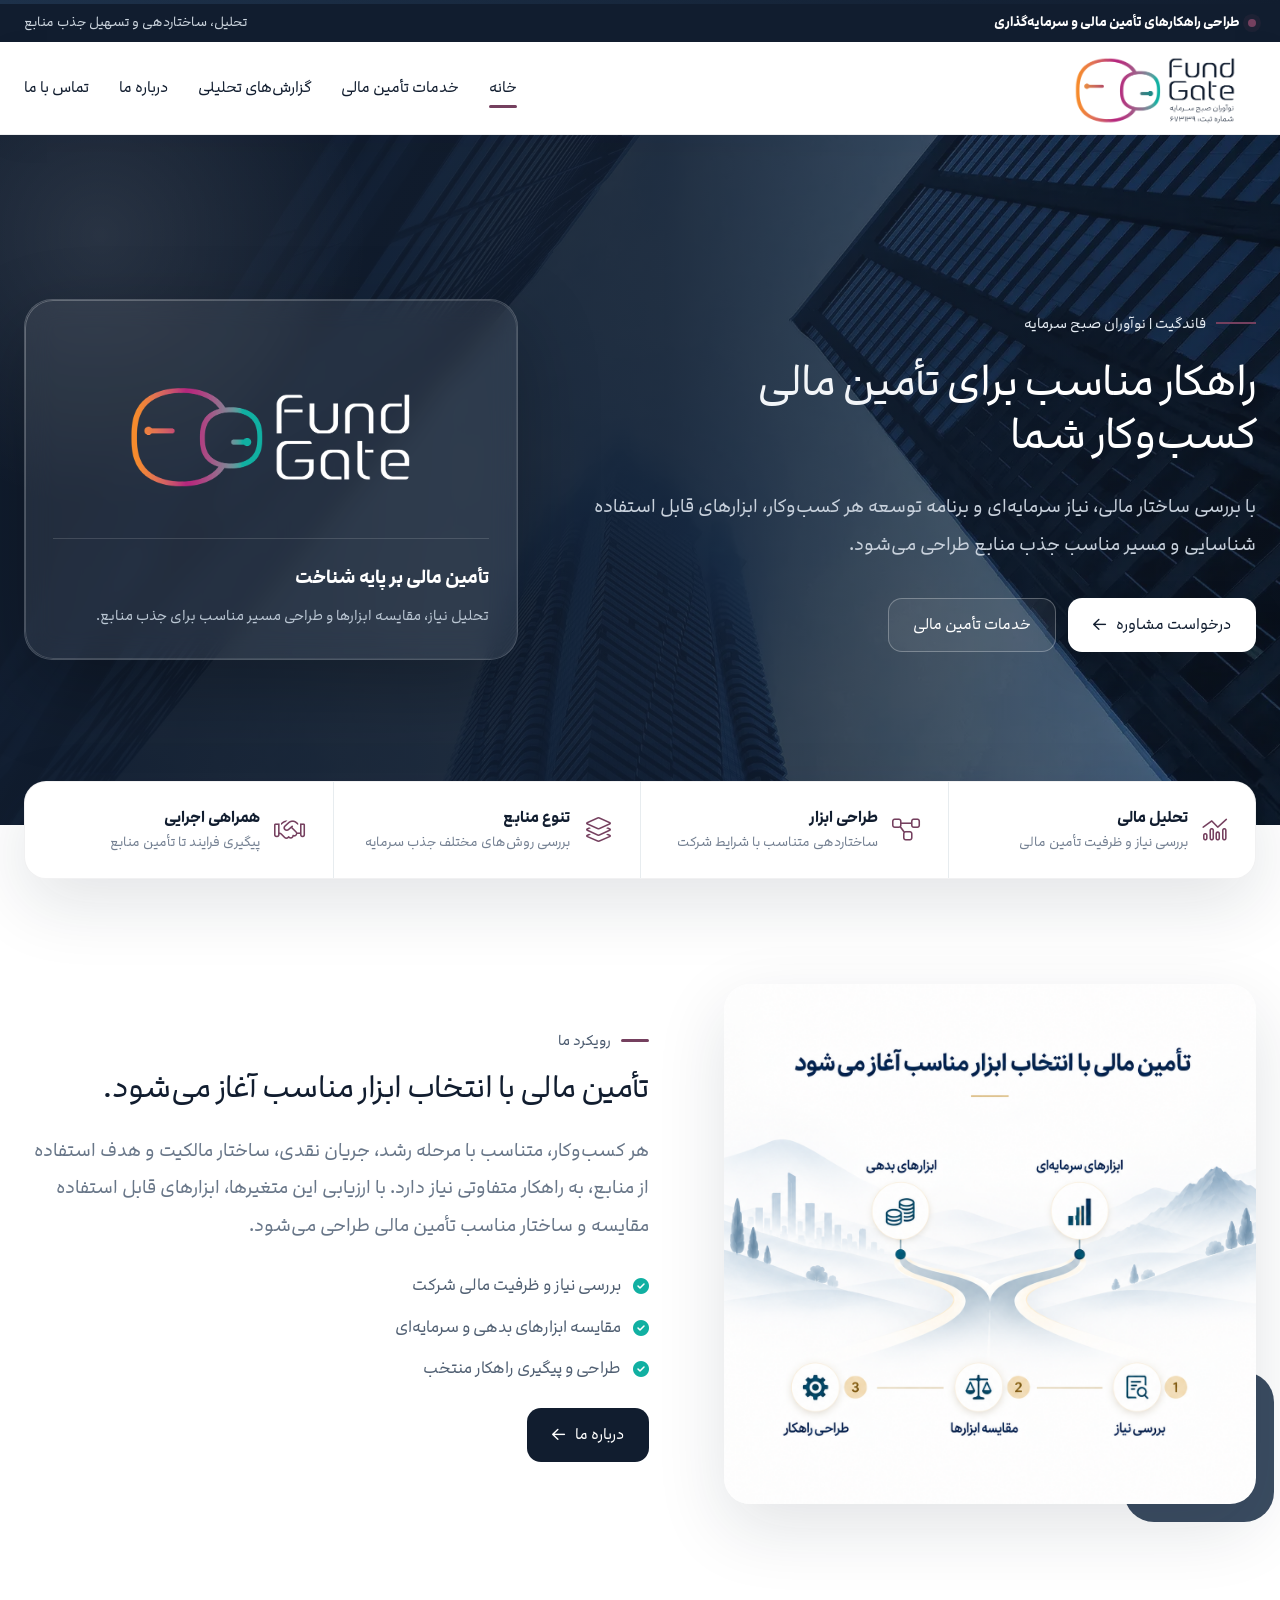
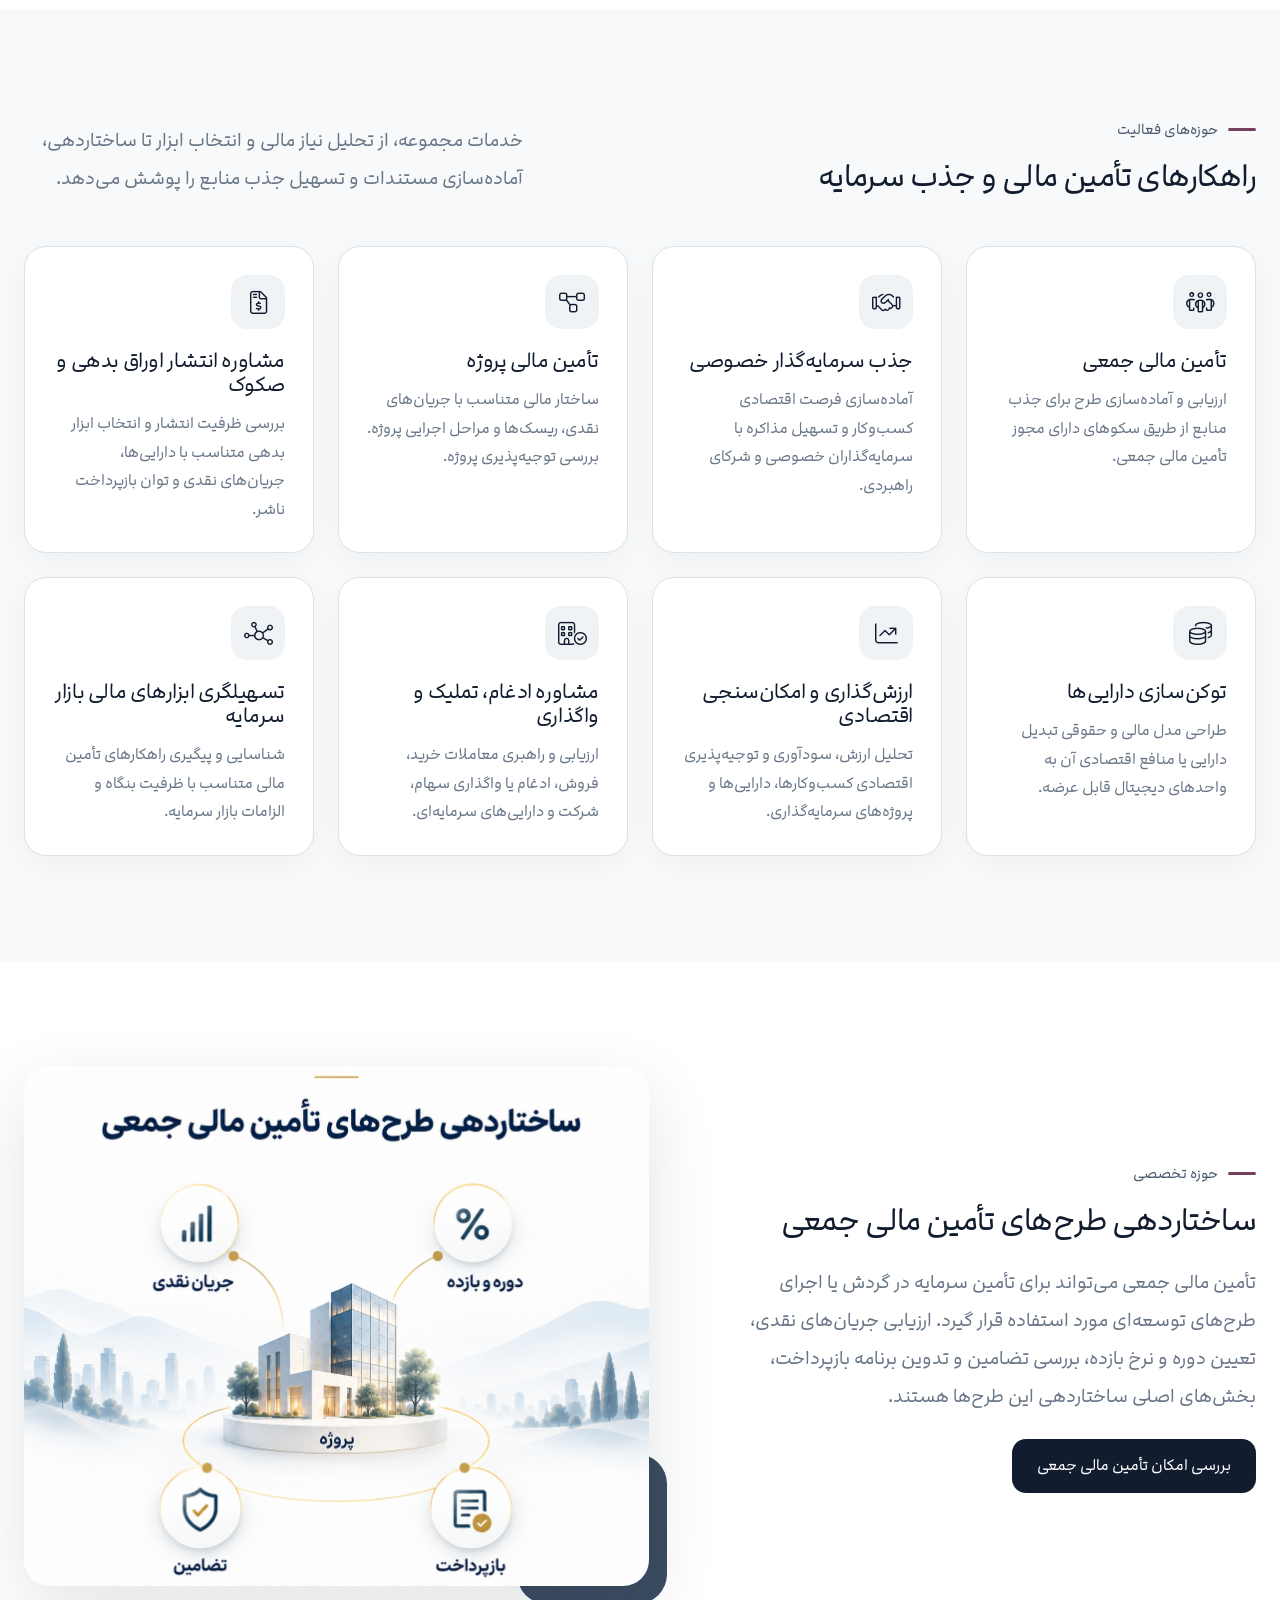
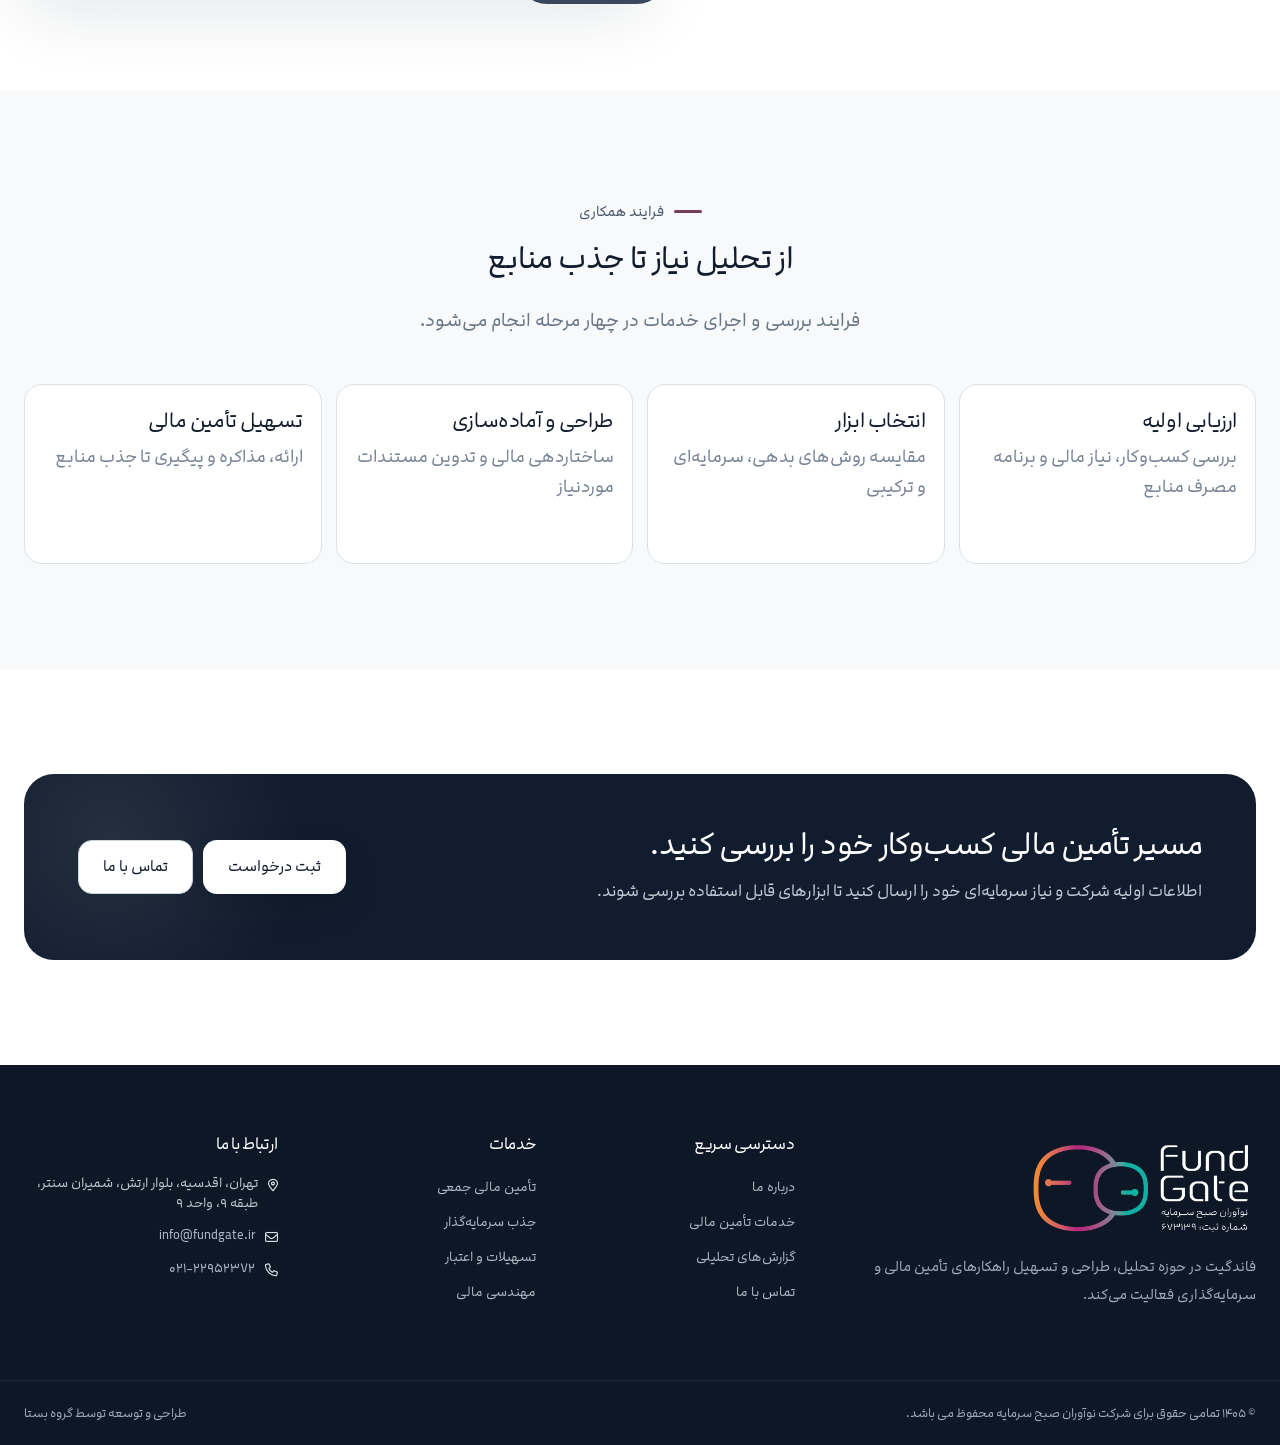
<file: index.html>
<!doctype html>
<html lang="fa" dir="rtl">
<head>
    <meta charset="utf-8" />
    <meta http-equiv="x-ua-compatible" content="ie=edge" />
    <meta name="viewport" content="width=device-width,initial-scale=1,viewport-fit=cover" />
    <meta name="description" content="فاندگیت؛ راهکارهای تأمین مالی و سرمایه‌گذاری." />
    <meta name="theme-color" content="#111d2f" />
    <title>خانه | نوآوران صبح سرمایه</title>
    <link rel="shortcut icon" href="assets/images/logos/brand-mark.png" type="image/png" />
    <link rel="stylesheet" href="assets/css/bootstrap.rtl.min.css" />
    <link rel="stylesheet" href="assets/css/font-awesome-pro.min.css" />
    <link rel="stylesheet" href="assets/css/animate.css" />
    <link rel="stylesheet" href="assets/css/novavaran.css" />
    <noscript><style>.wow{opacity:1!important;visibility:visible!important}</style></noscript>
</head>
<body>
<div class="fg-brand-bar"></div>
<div class="fg-topbar">
    <div class="fg-container">
        <div class="brand-line"><span class="brand-dot"></span><strong>طراحی راهکارهای تأمین مالی و سرمایه‌گذاری</strong></div>
        <div>تحلیل، ساختاردهی و تسهیل جذب منابع</div>
    </div>
</div>
<header class="fg-header">
    <div class="fg-container">
        <div class="fg-header-inner">
            <a class="fg-logo" href="index.html"><img src="assets/images/logos/brand-horizontal-light.png" alt="نوآوران صبح سرمایه - Fund Gate" /></a>
            <nav class="fg-nav" aria-label="منوی اصلی"><ul><li><a class="active" href="index.html">خانه</a></li>
<li><a class="" href="services.html">خدمات تأمین مالی</a></li>
<li><a class="" href="analytics.html">گزارش‌های تحلیلی</a></li>
<li><a class="" href="about.html">درباره ما</a></li>
<li><a class="" href="contact.html">تماس با ما</a></li></ul></nav>
            <button class="fg-menu-btn" type="button" data-bs-toggle="offcanvas" data-bs-target="#fgMobileMenu" aria-label="باز کردن منو">
                <i class="fa-regular fa-bars"></i>
            </button>
        </div>
    </div>
</header>
<div class="offcanvas offcanvas-end fg-mobile-menu" tabindex="-1" id="fgMobileMenu">
    <div class="offcanvas-header">
        <h5 class="offcanvas-title"><img src="assets/images/logos/brand-horizontal-light.png" alt="نوآوران صبح سرمایه" /></h5>
        <button type="button" class="btn-close" data-bs-dismiss="offcanvas" aria-label="بستن"></button>
    </div>
    <div class="offcanvas-body">
        <nav class="fg-mobile-links" aria-label="منوی موبایل"><a class="active" href="index.html">خانه</a><a class="" href="services.html">خدمات تأمین مالی</a><a class="" href="analytics.html">گزارش‌های تحلیلی</a><a class="" href="about.html">درباره ما</a><a class="" href="contact.html">تماس با ما</a></nav>
        <a class="fg-btn fg-btn-primary w-100 mt-4" href="contact.html">درخواست مشاوره</a>
    </div>
</div>
<main>
    <section class="fg-hero">
        <img class="fg-hero-bg" src="assets/images/slider/h7-slider-3.webp" alt="راهکارهای تأمین مالی" />
        <div class="fg-container">
            <div class="fg-hero-grid">
                <div class="fg-hero-copy wow fadeInUp">
                    <div class="fg-hero-kicker"><span></span>فاندگیت | نوآوران صبح سرمایه</div>
                    <h1>راهکار مناسب برای <em>تأمین مالی</em> کسب‌وکار شما</h1>
                    <p>با بررسی ساختار مالی، نیاز سرمایه‌ای و برنامه توسعه هر کسب‌وکار، ابزارهای قابل استفاده شناسایی و مسیر مناسب جذب منابع طراحی می‌شود.</p>
                    <div class="fg-hero-actions">
                        <a class="fg-btn fg-btn-primary" href="contact.html">درخواست مشاوره <i class="fa-regular fa-arrow-left"></i></a>
                        <a class="fg-btn fg-btn-outline" href="services.html">خدمات تأمین مالی</a>
                    </div>
                </div>
                <div class="fg-hero-panel wow fadeInLeft">
                    <div class="fg-hero-mark"><img src="assets/images/logos/brand-horizontal-dark.png" alt="Fund Gate" /></div>
                    <div class="fg-hero-panel-note">
                        <strong>تأمین مالی بر پایه شناخت</strong>
                        <span>تحلیل نیاز، مقایسه ابزارها و طراحی مسیر مناسب برای جذب منابع.</span>
                    </div>
                </div>
            </div>
        </div>
    </section>

    <div class="fg-trust-strip">
        <div class="fg-container">
            <div class="fg-trust-box">
                <div class="fg-trust-item"><i class="fa-light fa-chart-mixed"></i><div><strong>تحلیل مالی</strong><span>بررسی نیاز و ظرفیت تأمین مالی</span></div></div>
                <div class="fg-trust-item"><i class="fa-light fa-diagram-project"></i><div><strong>طراحی ابزار</strong><span>ساختاردهی متناسب با شرایط شرکت</span></div></div>
                <div class="fg-trust-item"><i class="fa-light fa-layer-group"></i><div><strong>تنوع منابع</strong><span>بررسی روش‌های مختلف جذب سرمایه</span></div></div>
                <div class="fg-trust-item"><i class="fa-light fa-handshake"></i><div><strong>همراهی اجرایی</strong><span>پیگیری فرایند تا تأمین منابع</span></div></div>
            </div>
        </div>
    </div>

    <section class="fg-section">
        <div class="fg-container">
            <div class="fg-about-grid">
                <div class="fg-image-frame wow fadeInRight">
                    <img src="assets/images/view-img.png" alt="رویکرد تأمین مالی" />
                </div>
                <div>
                    <div class="fg-eyebrow">رویکرد ما</div>
                    <h2 class="fg-section-title">تأمین مالی با انتخاب ابزار مناسب آغاز می‌شود.</h2>
                    <p class="fg-lead">هر کسب‌وکار، متناسب با مرحله رشد، جریان نقدی، ساختار مالکیت و هدف استفاده از منابع، به راهکار متفاوتی نیاز دارد. با ارزیابی این متغیرها، ابزارهای قابل استفاده مقایسه و ساختار مناسب تأمین مالی طراحی می‌شود.</p>
                    <ul class="fg-list">
                        <li><i class="fa-solid fa-circle-check"></i><span>بررسی نیاز و ظرفیت مالی شرکت</span></li>
                        <li><i class="fa-solid fa-circle-check"></i><span>مقایسه ابزارهای بدهی و سرمایه‌ای</span></li>
                        <li><i class="fa-solid fa-circle-check"></i><span>طراحی و پیگیری راهکار منتخب</span></li>
                    </ul>
                    <a class="fg-btn fg-btn-dark mt-4" href="about.html">درباره ما <i class="fa-regular fa-arrow-left"></i></a>
                </div>
            </div>
        </div>
    </section>

    <section class="fg-section fg-section-soft">
        <div class="fg-container">
            <div class="row align-items-end mb-5">
                <div class="col-lg-7">
                    <div class="fg-eyebrow">حوزه‌های فعالیت</div>
                    <h2 class="fg-section-title mb-0">راهکارهای تأمین مالی و جذب سرمایه</h2>
                </div>
                <div class="col-lg-5"><p class="fg-lead mt-3 mt-lg-0">خدمات مجموعه، از تحلیل نیاز مالی و انتخاب ابزار تا ساختاردهی، آماده‌سازی مستندات و تسهیل جذب منابع را پوشش می‌دهد.</p></div>
            </div>
            <div class="row g-4">
                <div class="col-md-6 col-xl-3"><div class="fg-card"><div class="fg-icon"><i class="fa-light fa-people-group"></i></div><h3>تأمین مالی جمعی</h3><p>ارزیابی و آماده‌سازی طرح برای جذب منابع از طریق سکوهای دارای مجوز تأمین مالی جمعی.</p></div></div>
                <div class="col-md-6 col-xl-3"><div class="fg-card"><div class="fg-icon"><i class="fa-light fa-handshake"></i></div><h3>جذب سرمایه‌گذار خصوصی</h3><p>آماده‌سازی فرصت اقتصادی کسب‌وکار و تسهیل مذاکره با سرمایه‌گذاران خصوصی و شرکای راهبردی.</p></div></div>
                <div class="col-md-6 col-xl-3"><div class="fg-card"><div class="fg-icon"><i class="fa-light fa-diagram-project"></i></div><h3>تأمین مالی پروژه</h3><p>ساختار مالی متناسب با جریان‌های نقدی، ریسک‌ها و مراحل اجرایی پروژه. بررسی توجیه‌پذیری پروژه.</p></div></div>
                <div class="col-md-6 col-xl-3"><div class="fg-card"><div class="fg-icon"><i class="fa-light fa-file-invoice-dollar"></i></div><h3>مشاوره انتشار اوراق بدهی و صکوک</h3><p>بررسی ظرفیت انتشار و انتخاب ابزار بدهی متناسب با دارایی‌ها، جریان‌های نقدی و توان بازپرداخت ناشر.</p></div></div>
                <div class="col-md-6 col-xl-3"><div class="fg-card"><div class="fg-icon"><i class="fa-light fa-coins"></i></div><h3>توکن‌سازی دارایی‌ها</h3><p>طراحی مدل مالی و حقوقی تبدیل دارایی یا منافع اقتصادی آن به واحدهای دیجیتال قابل عرضه.</p></div></div>
                <div class="col-md-6 col-xl-3"><div class="fg-card"><div class="fg-icon"><i class="fa-light fa-chart-line-up"></i></div><h3>ارزش‌گذاری و امکان‌سنجی اقتصادی</h3><p>تحلیل ارزش، سودآوری و توجیه‌پذیری اقتصادی کسب‌وکارها، دارایی‌ها و پروژه‌های سرمایه‌گذاری.</p></div></div>
                <div class="col-md-6 col-xl-3"><div class="fg-card"><div class="fg-icon"><i class="fa-light fa-building-circle-check"></i></div><h3>مشاوره ادغام، تملیک و واگذاری</h3><p>ارزیابی و راهبری معاملات خرید، فروش، ادغام یا واگذاری سهام، شرکت و دارایی‌های سرمایه‌ای.</p></div></div>
                <div class="col-md-6 col-xl-3"><div class="fg-card"><div class="fg-icon"><i class="fa-light fa-chart-network"></i></div><h3>تسهیلگری ابزارهای مالی بازار سرمایه</h3><p>شناسایی و پیگیری راهکارهای تأمین مالی متناسب با ظرفیت بنگاه و الزامات بازار سرمایه.</p></div></div>
            </div>
        </div>
    </section>

    <section class="fg-section">
        <div class="fg-container">
            <div class="fg-about-grid">
                <div>
                    <div class="fg-eyebrow">حوزه تخصصی</div>
                    <h2 class="fg-section-title">ساختاردهی طرح‌های تأمین مالی جمعی</h2>
                    <p class="fg-lead">تأمین مالی جمعی می‌تواند برای تأمین سرمایه در گردش یا اجرای طرح‌های توسعه‌ای مورد استفاده قرار گیرد. ارزیابی جریان‌های نقدی، تعیین دوره و نرخ بازده، بررسی تضامین و تدوین برنامه بازپرداخت، بخش‌های اصلی ساختاردهی این طرح‌ها هستند.</p>
                    <a class="fg-btn fg-btn-dark mt-4" href="contact.html">بررسی امکان تأمین مالی جمعی</a>
                </div>
                <div class="fg-image-frame wow fadeInLeft"><img src="assets/images/str-img.png" alt="تأمین مالی جمعی" /></div>
            </div>
        </div>
    </section>

    <section class="fg-section fg-section-soft">
        <div class="fg-container">
            <div class="text-center mx-auto" style="max-width:760px">
                <div class="fg-eyebrow justify-content-center">فرایند همکاری</div>
                <h2 class="fg-section-title">از تحلیل نیاز تا جذب منابع</h2>
                <p class="fg-lead">فرایند بررسی و اجرای خدمات در چهار مرحله انجام می‌شود.</p>
            </div>
            <div class="fg-process">
                <div class="fg-process-item"><h4>ارزیابی اولیه</h4><p>بررسی کسب‌وکار، نیاز مالی و برنامه مصرف منابع</p></div>
                <div class="fg-process-item"><h4>انتخاب ابزار</h4><p>مقایسه روش‌های بدهی، سرمایه‌ای و ترکیبی</p></div>
                <div class="fg-process-item"><h4>طراحی و آماده‌سازی</h4><p>ساختاردهی مالی و تدوین مستندات موردنیاز</p></div>
                <div class="fg-process-item"><h4>تسهیل تأمین مالی</h4><p>ارائه، مذاکره و پیگیری تا جذب منابع</p></div>
            </div>
        </div>
    </section>

    <section class="fg-section">
        <div class="fg-container">
            <div class="fg-cta">
                <div class="fg-cta-inner">
                    <div><h2>مسیر تأمین مالی کسب‌وکار خود را بررسی کنید.</h2><p>اطلاعات اولیه شرکت و نیاز سرمایه‌ای خود را ارسال کنید تا ابزارهای قابل استفاده بررسی شوند.</p></div>
                    <div class="fg-cta-actions"><a class="fg-btn fg-btn-primary" href="contact.html">ثبت درخواست</a><a class="fg-btn fg-btn-outline" href="contact.html">تماس با ما</a></div>
                </div>
            </div>
        </div>
    </section>
</main>

<footer class="fg-footer">
    <div class="fg-container">
        <div class="fg-footer-grid">
            <div>
                <a class="fg-footer-logo" href="index.html"><img src="assets/images/logos/brand-footer.png" alt="نوآوران صبح سرمایه" /></a>
                <p>فاندگیت در حوزه تحلیل، طراحی و تسهیل راهکارهای تأمین مالی و سرمایه‌گذاری فعالیت می‌کند.</p>
            </div>
            <div>
                <h4>دسترسی سریع</h4>
                <ul>
                    <li><a href="about.html">درباره ما</a></li>
                    <li><a href="services.html">خدمات تأمین مالی</a></li>
                    <li><a href="analytics.html">گزارش‌های تحلیلی</a></li>
                    <li><a href="contact.html">تماس با ما</a></li>
                </ul>
            </div>
            <div>
                <h4>خدمات</h4>
                <ul>
                    <li><a href="services.html">تأمین مالی جمعی</a></li>
                    <li><a href="services.html">جذب سرمایه‌گذار</a></li>
                    <li><a href="services.html">تسهیلات و اعتبار</a></li>
                    <li><a href="services.html">مهندسی مالی</a></li>
                </ul>
            </div>
            <div>
                <h4>ارتباط با ما</h4>
                <div class="fg-footer-contact">
                    <div><i class="fa-regular fa-location-dot"></i><span>تهران، اقدسیه، بلوار ارتش، شمیران سنتر، طبقه ۹، واحد ۹</span></div>
                    <div><i class="fa-regular fa-envelope"></i><span><a href="mailto:info@fundgate.ir">info@fundgate.ir</a></span></div>
                    <div><i class="fa-regular fa-phone"></i><span><a href="tel:02122952372">۰۲۱-۲۲۹۵۲۳۷۲</a></span></div>
                </div>
            </div>
        </div>
    </div>
    <div class="fg-footer-bottom">
        <div class="fg-container">
            <p>© ۱۴۰۵ تمامی حقوق برای شرکت نوآوران صبح سرمایه محفوظ می باشد.</p>
            <p>طراحی و توسعه توسط گروه بستا</p>
        </div>
    </div>
</footer>
<script src="assets/js/jquery.min.js"></script>
<script src="assets/js/bootstrap.bundle.min.js"></script>
<script src="assets/js/wow.min.js"></script>
<script src="assets/js/wow-safe-init.js"></script>
</body>
</html>
</file>
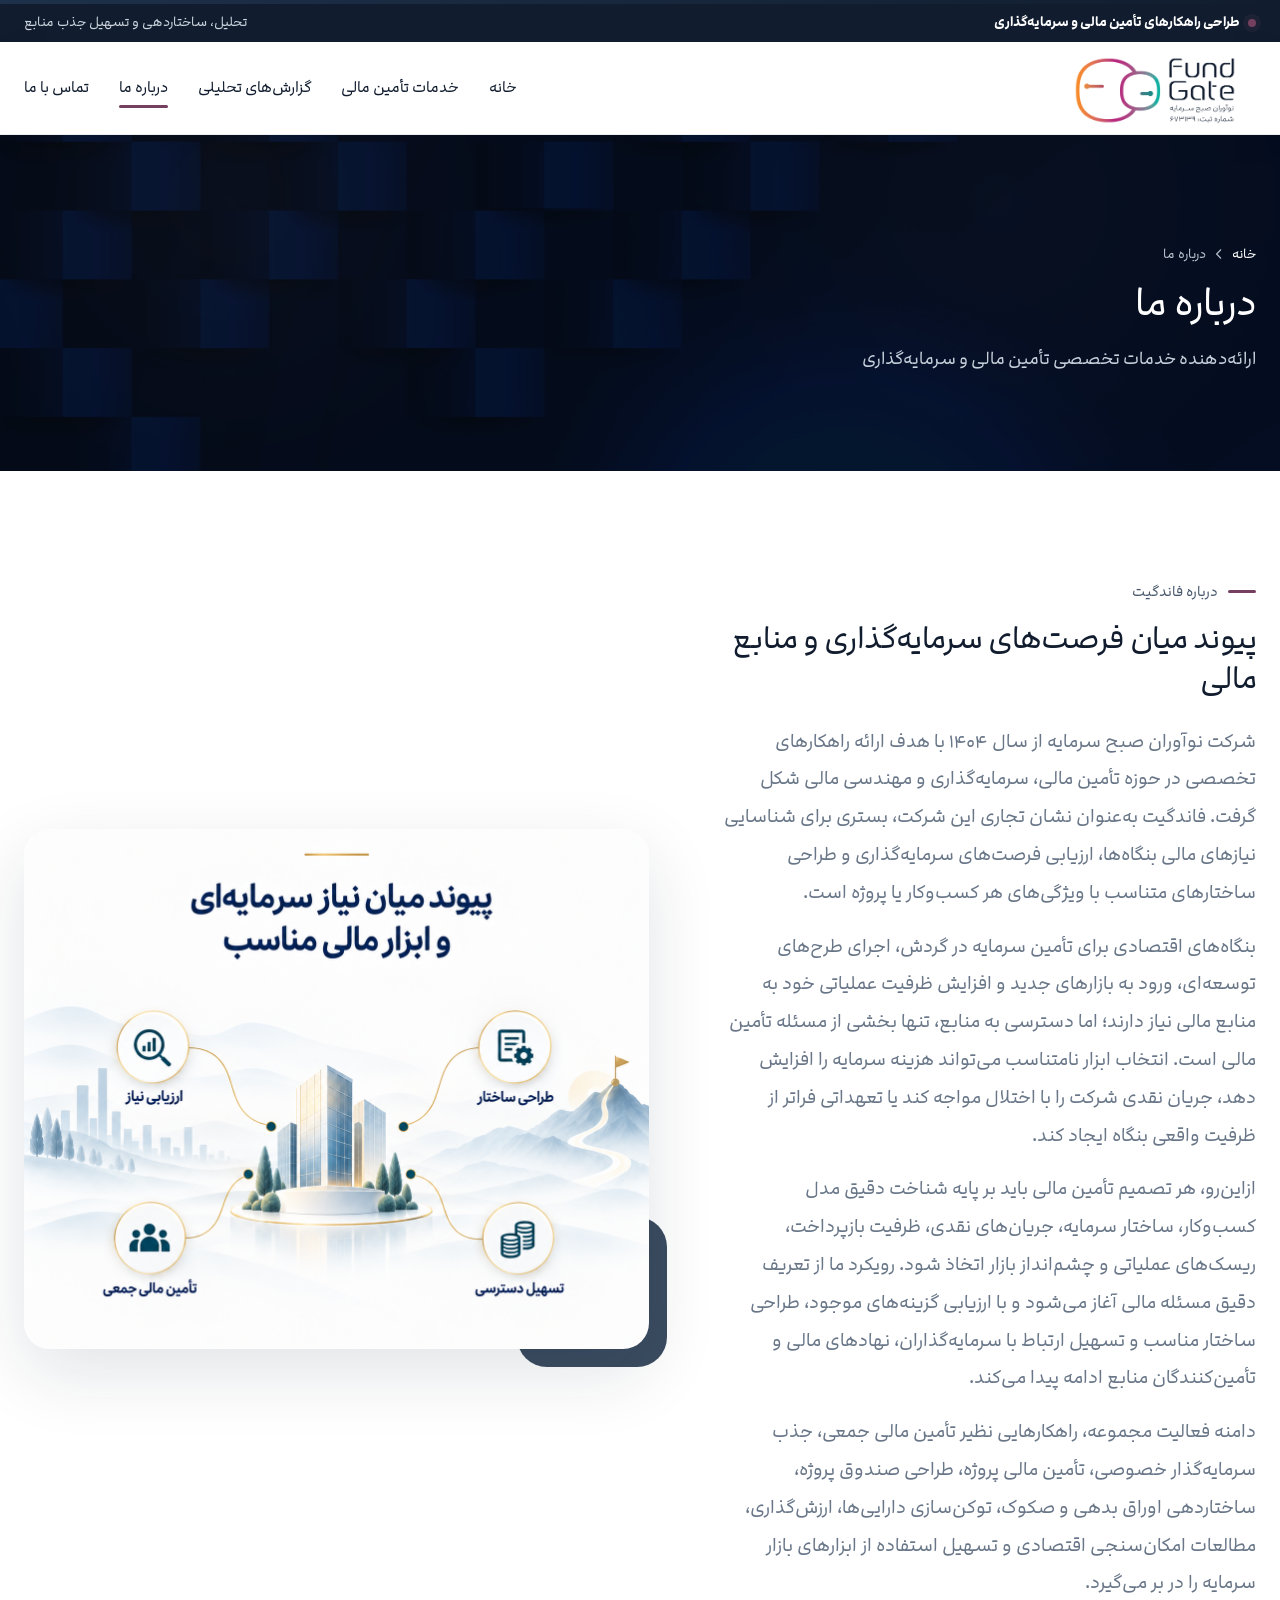
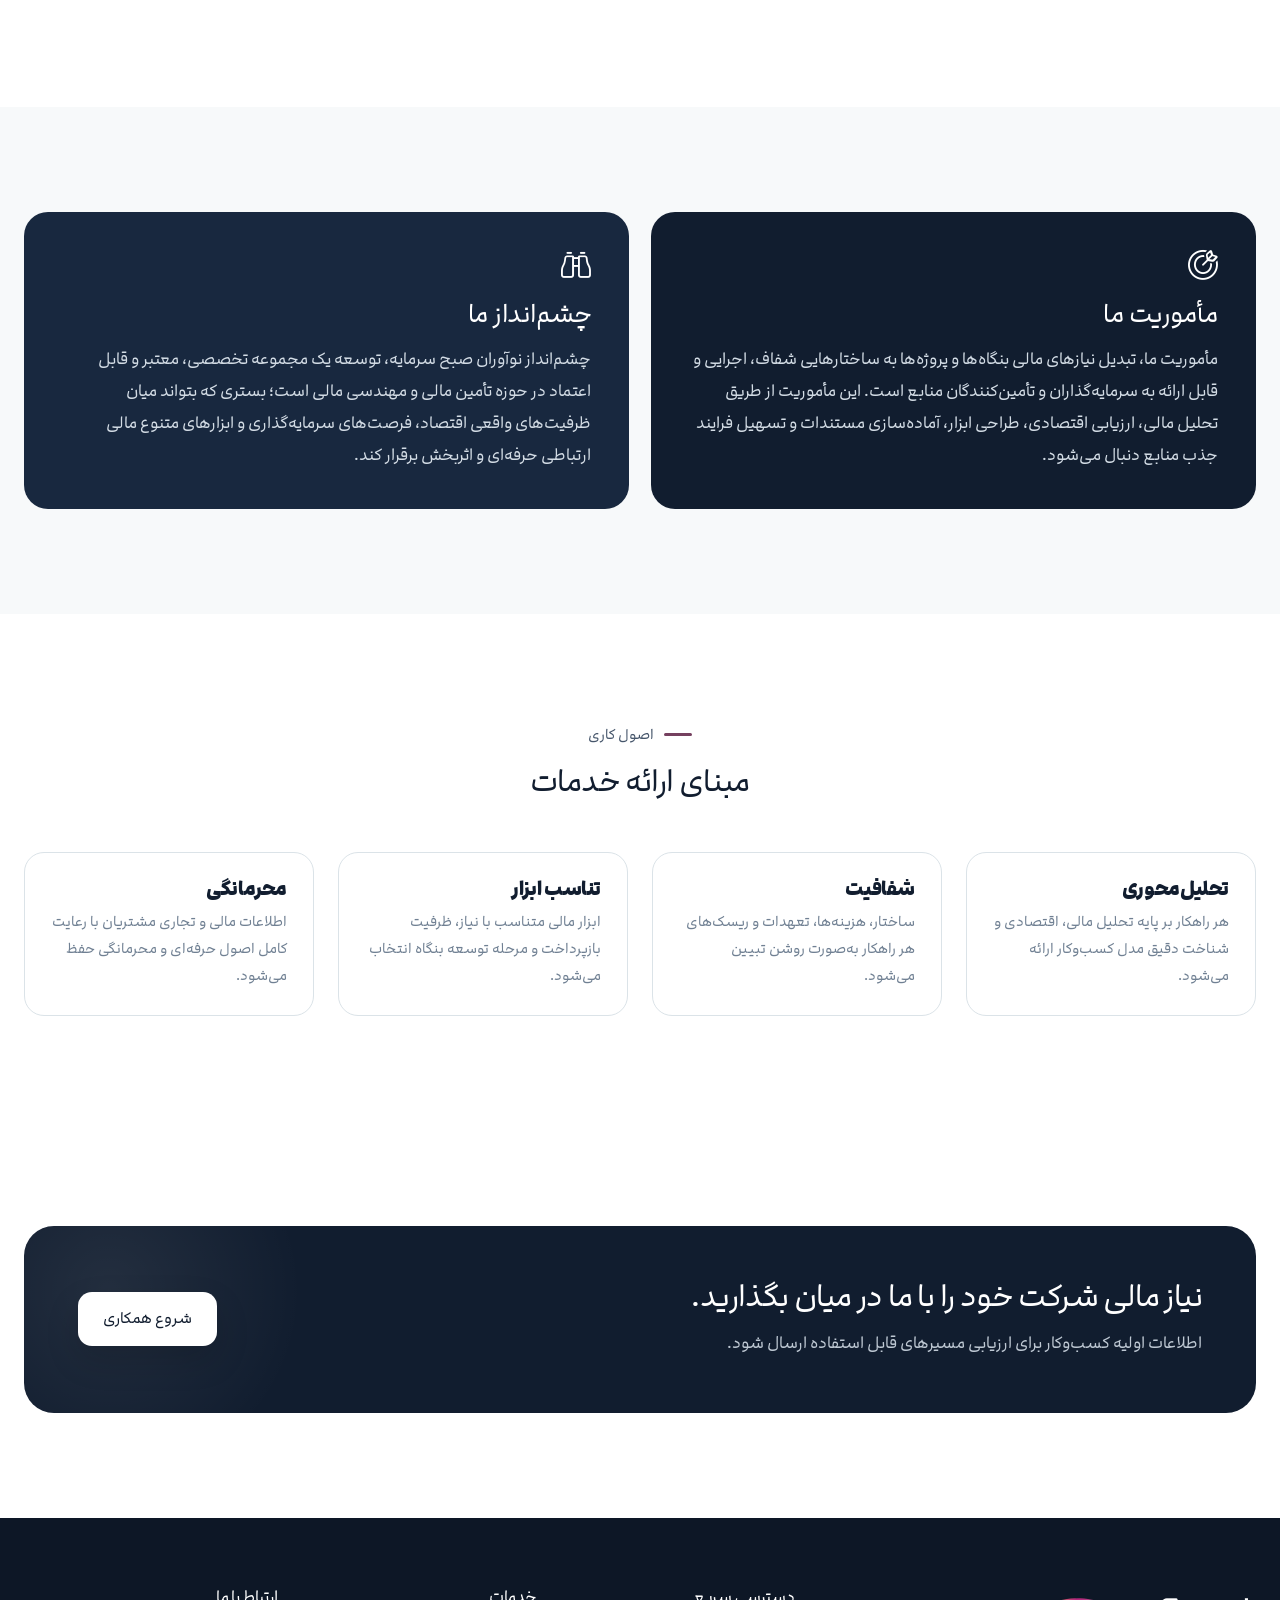
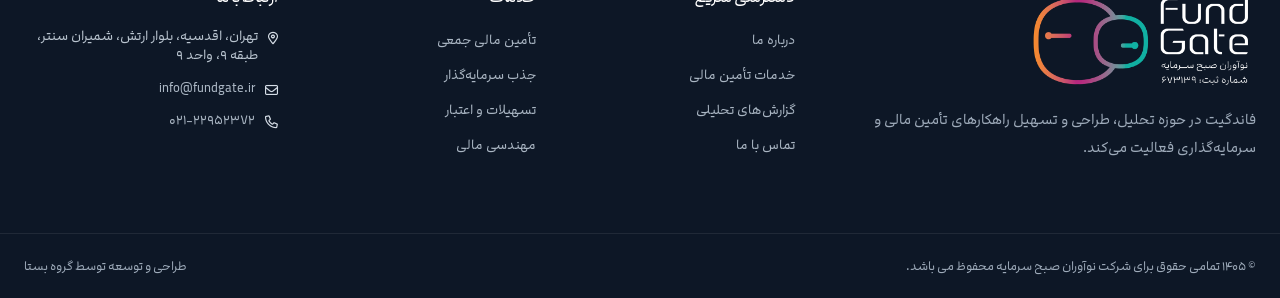
<file: about.html>
<!doctype html>
<html lang="fa" dir="rtl">
<head>
    <meta charset="utf-8" />
    <meta http-equiv="x-ua-compatible" content="ie=edge" />
    <meta name="viewport" content="width=device-width,initial-scale=1,viewport-fit=cover" />
    <meta name="description" content="درباره فاندگیت و نوآوران صبح سرمایه." />
    <meta name="theme-color" content="#111d2f" />
    <title>درباره ما | نوآوران صبح سرمایه</title>
    <link rel="shortcut icon" href="assets/images/logos/brand-mark.png" type="image/png" />
    <link rel="stylesheet" href="assets/css/bootstrap.rtl.min.css" />
    <link rel="stylesheet" href="assets/css/font-awesome-pro.min.css" />
    <link rel="stylesheet" href="assets/css/animate.css" />
    <link rel="stylesheet" href="assets/css/novavaran.css" />
    <noscript><style>.wow{opacity:1!important;visibility:visible!important}</style></noscript>
</head>
<body>
<div class="fg-brand-bar"></div>
<div class="fg-topbar">
    <div class="fg-container">
        <div class="brand-line"><span class="brand-dot"></span><strong>طراحی راهکارهای تأمین مالی و سرمایه‌گذاری</strong></div>
        <div>تحلیل، ساختاردهی و تسهیل جذب منابع</div>
    </div>
</div>
<header class="fg-header">
    <div class="fg-container">
        <div class="fg-header-inner">
            <a class="fg-logo" href="index.html"><img src="assets/images/logos/brand-horizontal-light.png" alt="نوآوران صبح سرمایه - Fund Gate" /></a>
            <nav class="fg-nav" aria-label="منوی اصلی"><ul><li><a class="" href="index.html">خانه</a></li>
                <li><a class="" href="services.html">خدمات تأمین مالی</a></li>
                <li><a class="" href="analytics.html">گزارش‌های تحلیلی</a></li>
                <li><a class="active" href="about.html">درباره ما</a></li>
                <li><a class="" href="contact.html">تماس با ما</a></li></ul></nav>
            <button class="fg-menu-btn" type="button" data-bs-toggle="offcanvas" data-bs-target="#fgMobileMenu" aria-label="باز کردن منو">
                <i class="fa-regular fa-bars"></i>
            </button>
        </div>
    </div>
</header>
<div class="offcanvas offcanvas-end fg-mobile-menu" tabindex="-1" id="fgMobileMenu">
    <div class="offcanvas-header">
        <h5 class="offcanvas-title"><img src="assets/images/logos/brand-horizontal-light.png" alt="نوآوران صبح سرمایه" /></h5>
        <button type="button" class="btn-close" data-bs-dismiss="offcanvas" aria-label="بستن"></button>
    </div>
    <div class="offcanvas-body">
        <nav class="fg-mobile-links" aria-label="منوی موبایل"><a class="" href="index.html">خانه</a><a class="" href="services.html">خدمات تأمین مالی</a><a class="" href="analytics.html">گزارش‌های تحلیلی</a><a class="active" href="about.html">درباره ما</a><a class="" href="contact.html">تماس با ما</a></nav>
        <a class="fg-btn fg-btn-primary w-100 mt-4" href="contact.html">درخواست مشاوره</a>
    </div>
</div>
<section class="fg-page-hero">
    <img class="fg-hero-bg" src="assets/images/bg/h9-contact-bg.png" alt="راهکارهای تأمین مالی" />
    <div class="fg-container">
        <div class="fg-breadcrumb"><a href="index.html">خانه</a><i class="fa-regular fa-angle-left"></i><span>درباره ما</span></div>
        <h1>درباره ما</h1>
        <p>ارائه‌دهنده خدمات تخصصی تأمین مالی و سرمایه‌گذاری</p>
    </div>
</section>
<main>
    <section class="fg-section">
        <div class="fg-container">
            <div class="fg-about-grid">
                <div>
                    <div class="fg-eyebrow">درباره فاندگیت</div>
                    <h2 class="fg-section-title">پیوند میان فرصت‌های سرمایه‌گذاری و منابع مالی</h2>
                    <p class="fg-lead">شرکت نوآوران صبح سرمایه از سال ۱۴۰۴ با هدف ارائه راهکارهای تخصصی در حوزه تأمین مالی، سرمایه‌گذاری و مهندسی مالی شکل گرفت. فاندگیت به‌عنوان نشان تجاری این شرکت، بستری برای شناسایی نیازهای مالی بنگاه‌ها، ارزیابی فرصت‌های سرمایه‌گذاری و طراحی ساختارهای متناسب با ویژگی‌های هر کسب‌وکار یا پروژه است.</p>
                    <p class="fg-lead mt-3">بنگاه‌های اقتصادی برای تأمین سرمایه در گردش، اجرای طرح‌های توسعه‌ای، ورود به بازارهای جدید و افزایش ظرفیت عملیاتی خود به منابع مالی نیاز دارند؛ اما دسترسی به منابع، تنها بخشی از مسئله تأمین مالی است. انتخاب ابزار نامتناسب می‌تواند هزینه سرمایه را افزایش دهد، جریان نقدی شرکت را با اختلال مواجه کند یا تعهداتی فراتر از ظرفیت واقعی بنگاه ایجاد کند.</p>
                    <p class="fg-lead mt-3">ازاین‌رو، هر تصمیم تأمین مالی باید بر پایه شناخت دقیق مدل کسب‌وکار، ساختار سرمایه، جریان‌های نقدی، ظرفیت بازپرداخت، ریسک‌های عملیاتی و چشم‌انداز بازار اتخاذ شود. رویکرد ما از تعریف دقیق مسئله مالی آغاز می‌شود و با ارزیابی گزینه‌های موجود، طراحی ساختار مناسب و تسهیل ارتباط با سرمایه‌گذاران، نهادهای مالی و تأمین‌کنندگان منابع ادامه پیدا می‌کند.</p>
                    <p class="fg-lead mt-3">دامنه فعالیت مجموعه، راهکارهایی نظیر تأمین مالی جمعی، جذب سرمایه‌گذار خصوصی، تأمین مالی پروژه، طراحی صندوق پروژه، ساختاردهی اوراق بدهی و صکوک، توکن‌سازی دارایی‌ها، ارزش‌گذاری، مطالعات امکان‌سنجی اقتصادی و تسهیل استفاده از ابزارهای بازار سرمایه را در بر می‌گیرد.</p>
                </div>
                <div class="fg-image-frame">
                    <img src="assets/images/about-img.png" alt="درباره فاندگیت" />
                </div>
            </div>
        </div>
    </section>

    <section class="fg-section fg-section-soft">
        <div class="fg-container">
            <div class="fg-mission-grid">
                <div class="fg-mission-card"><i class="fa-light fa-bullseye-arrow"></i><h3>مأموریت ما</h3><p>مأموریت ما، تبدیل نیازهای مالی بنگاه‌ها و پروژه‌ها به ساختارهایی شفاف، اجرایی و قابل ارائه به سرمایه‌گذاران و تأمین‌کنندگان منابع است. این مأموریت از طریق تحلیل مالی، ارزیابی اقتصادی، طراحی ابزار، آماده‌سازی مستندات و تسهیل فرایند جذب منابع دنبال می‌شود.</p></div>
                <div class="fg-mission-card"><i class="fa-light fa-binoculars"></i><h3>چشم‌انداز ما</h3><p>چشم‌انداز نوآوران صبح سرمایه، توسعه یک مجموعه تخصصی، معتبر و قابل اعتماد در حوزه تأمین مالی و مهندسی مالی است؛ بستری که بتواند میان ظرفیت‌های واقعی اقتصاد، فرصت‌های سرمایه‌گذاری و ابزارهای متنوع مالی ارتباطی حرفه‌ای و اثربخش برقرار کند.</p></div>
            </div>
        </div>
    </section>

    <section class="fg-section">
        <div class="fg-container">
            <div class="text-center mx-auto mb-5" style="max-width:760px"><div class="fg-eyebrow justify-content-center">اصول کاری</div><h2 class="fg-section-title">مبنای ارائه خدمات</h2></div>
            <div class="row g-4">
                <div class="col-md-6 col-xl-3"><div class="fg-value h-100"><h3>تحلیل‌محوری</h3><p>هر راهکار بر پایه تحلیل مالی، اقتصادی و شناخت دقیق مدل کسب‌وکار ارائه می‌شود.</p></div></div>
                <div class="col-md-6 col-xl-3"><div class="fg-value h-100"><h3>شفافیت</h3><p>ساختار، هزینه‌ها، تعهدات و ریسک‌های هر راهکار به‌صورت روشن تبیین می‌شود.</p></div></div>
                <div class="col-md-6 col-xl-3"><div class="fg-value h-100"><h3>تناسب ابزار</h3><p>ابزار مالی متناسب با نیاز، ظرفیت بازپرداخت و مرحله توسعه بنگاه انتخاب می‌شود.</p></div></div>
                <div class="col-md-6 col-xl-3"><div class="fg-value h-100"><h3>محرمانگی</h3><p>اطلاعات مالی و تجاری مشتریان با رعایت کامل اصول حرفه‌ای و محرمانگی حفظ می‌شود.</p></div></div>
            </div>
        </div>
    </section>

    <section class="fg-section">
        <div class="fg-container"><div class="fg-cta"><div class="fg-cta-inner">
            <div><h2>نیاز مالی شرکت خود را با ما در میان بگذارید.</h2><p>اطلاعات اولیه کسب‌وکار برای ارزیابی مسیرهای قابل استفاده ارسال شود.</p></div>
            <a class="fg-btn fg-btn-primary" href="contact.html">شروع همکاری</a>
        </div></div></div>
    </section>
</main>

<footer class="fg-footer">
    <div class="fg-container">
        <div class="fg-footer-grid">
            <div>
                <a class="fg-footer-logo" href="index.html"><img src="assets/images/logos/brand-footer.png" alt="نوآوران صبح سرمایه" /></a>
                <p>فاندگیت در حوزه تحلیل، طراحی و تسهیل راهکارهای تأمین مالی و سرمایه‌گذاری فعالیت می‌کند.</p>
            </div>
            <div>
                <h4>دسترسی سریع</h4>
                <ul>
                    <li><a href="about.html">درباره ما</a></li>
                    <li><a href="services.html">خدمات تأمین مالی</a></li>
                    <li><a href="analytics.html">گزارش‌های تحلیلی</a></li>
                    <li><a href="contact.html">تماس با ما</a></li>
                </ul>
            </div>
            <div>
                <h4>خدمات</h4>
                <ul>
                    <li><a href="services.html">تأمین مالی جمعی</a></li>
                    <li><a href="services.html">جذب سرمایه‌گذار</a></li>
                    <li><a href="services.html">تسهیلات و اعتبار</a></li>
                    <li><a href="services.html">مهندسی مالی</a></li>
                </ul>
            </div>
            <div>
                <h4>ارتباط با ما</h4>
                <div class="fg-footer-contact">
                    <div><i class="fa-regular fa-location-dot"></i><span>تهران، اقدسیه، بلوار ارتش، شمیران سنتر، طبقه ۹، واحد ۹</span></div>
                    <div><i class="fa-regular fa-envelope"></i><span><a href="mailto:info@fundgate.ir">info@fundgate.ir</a></span></div>
                    <div><i class="fa-regular fa-phone"></i><span><a href="tel:02122952372">۰۲۱-۲۲۹۵۲۳۷۲</a></span></div>
                </div>
            </div>
        </div>
    </div>
    <div class="fg-footer-bottom">
        <div class="fg-container">
            <p>© ۱۴۰۵ تمامی حقوق برای شرکت نوآوران صبح سرمایه محفوظ می باشد.</p>
            <p>طراحی و توسعه توسط گروه بستا</p>
        </div>
    </div>
</footer>
<script src="assets/js/jquery.min.js"></script>
<script src="assets/js/bootstrap.bundle.min.js"></script>
<script src="assets/js/wow.min.js"></script>
<script src="assets/js/wow-safe-init.js"></script>
</body>
</html>
</file>
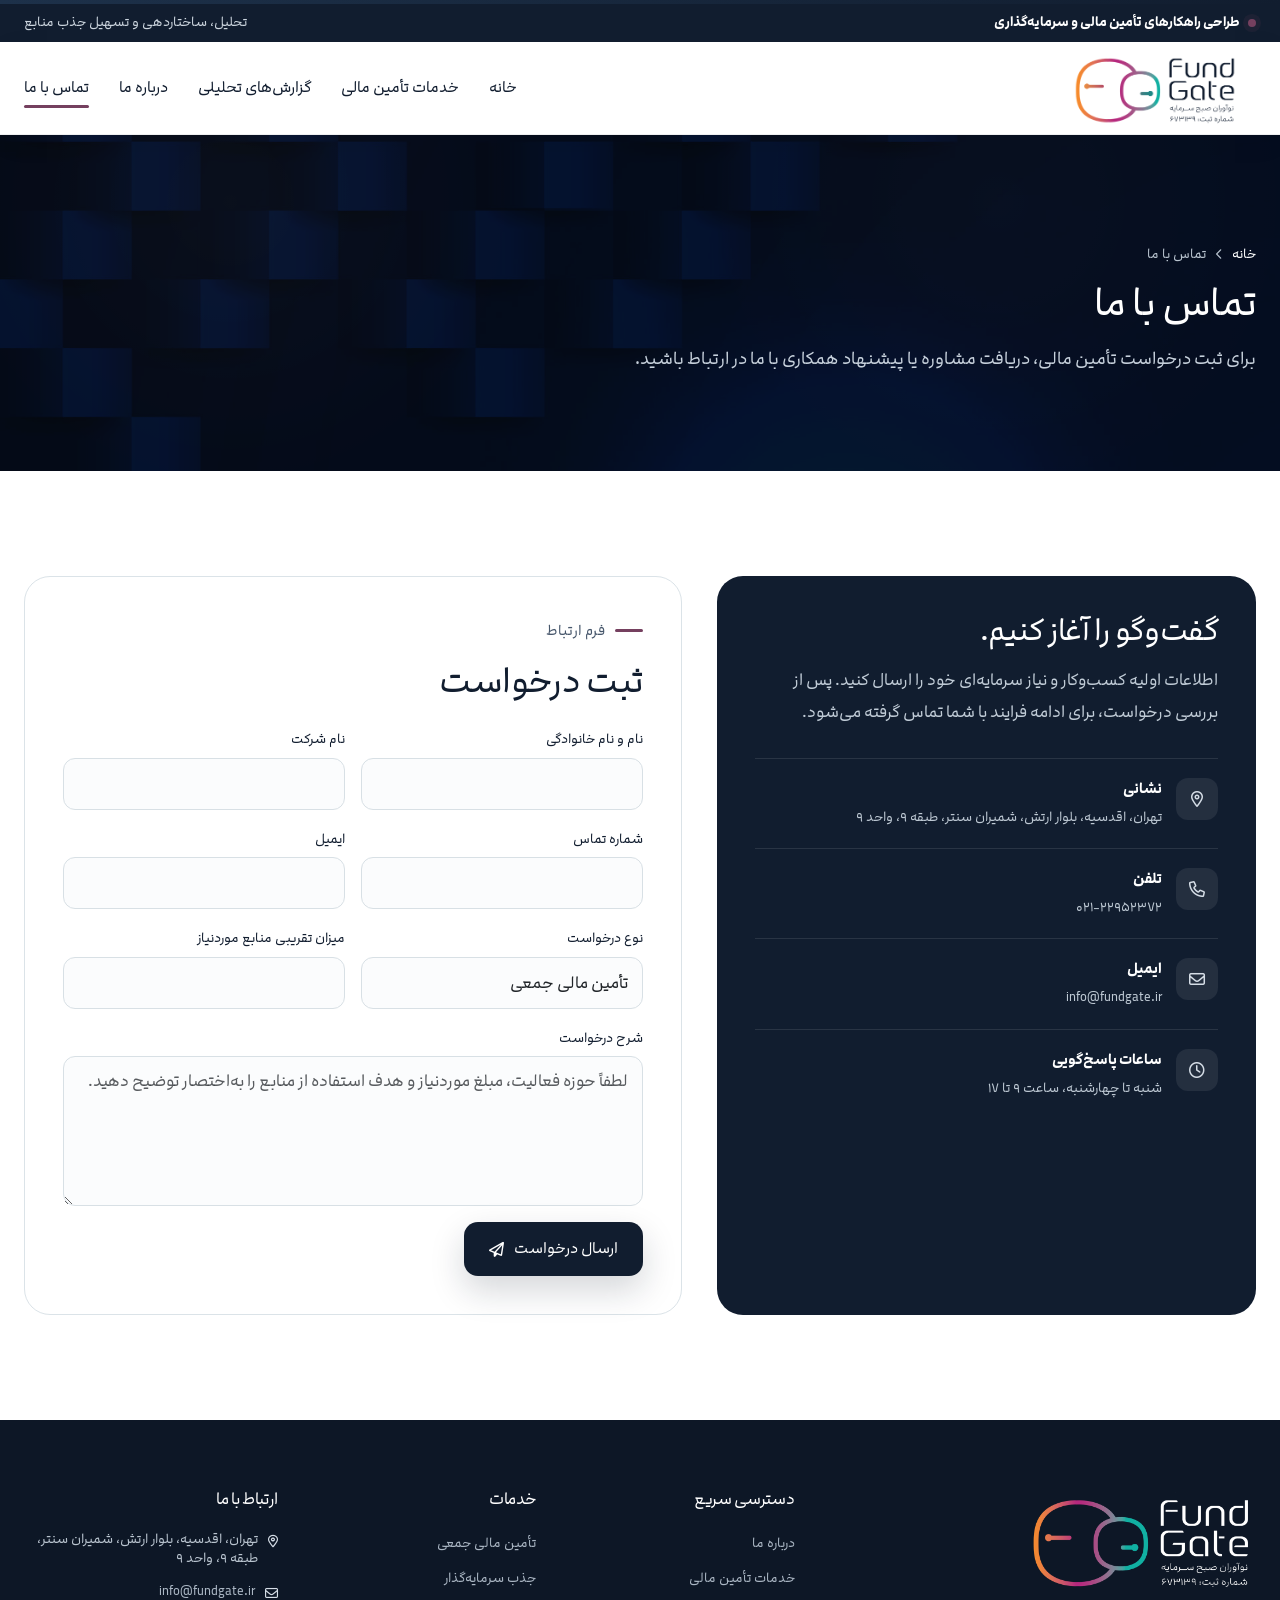
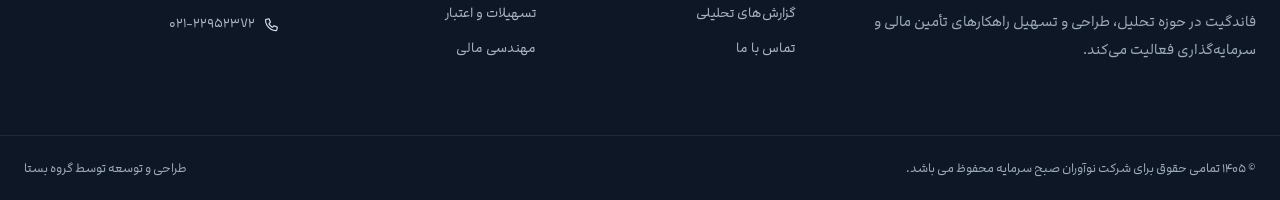
<file: contact.html>
<!doctype html>
<html lang="fa" dir="rtl">
<head>
    <meta charset="utf-8" />
    <meta http-equiv="x-ua-compatible" content="ie=edge" />
    <meta name="viewport" content="width=device-width,initial-scale=1,viewport-fit=cover" />
    <meta name="description" content="تماس با فاندگیت برای مشاوره و ثبت درخواست تأمین مالی." />
    <meta name="theme-color" content="#111d2f" />
    <title>تماس با ما | نوآوران صبح سرمایه</title>
    <link rel="shortcut icon" href="assets/images/logos/brand-mark.png" type="image/png" />
    <link rel="stylesheet" href="assets/css/bootstrap.rtl.min.css" />
    <link rel="stylesheet" href="assets/css/font-awesome-pro.min.css" />
    <link rel="stylesheet" href="assets/css/animate.css" />
    <link rel="stylesheet" href="assets/css/novavaran.css" />
    <noscript><style>.wow{opacity:1!important;visibility:visible!important}</style></noscript>
</head>
<body>
<div class="fg-brand-bar"></div>
<div class="fg-topbar">
    <div class="fg-container">
        <div class="brand-line"><span class="brand-dot"></span><strong>طراحی راهکارهای تأمین مالی و سرمایه‌گذاری</strong></div>
        <div>تحلیل، ساختاردهی و تسهیل جذب منابع</div>
    </div>
</div>
<header class="fg-header">
    <div class="fg-container">
        <div class="fg-header-inner">
            <a class="fg-logo" href="index.html"><img src="assets/images/logos/brand-horizontal-light.png" alt="نوآوران صبح سرمایه - Fund Gate" /></a>
            <nav class="fg-nav" aria-label="منوی اصلی"><ul><li><a class="" href="index.html">خانه</a></li>
                <li><a class="" href="services.html">خدمات تأمین مالی</a></li>
                <li><a class="" href="analytics.html">گزارش‌های تحلیلی</a></li>
                <li><a class="" href="about.html">درباره ما</a></li>
                <li><a class="active" href="contact.html">تماس با ما</a></li></ul></nav>
            <button class="fg-menu-btn" type="button" data-bs-toggle="offcanvas" data-bs-target="#fgMobileMenu" aria-label="باز کردن منو">
                <i class="fa-regular fa-bars"></i>
            </button>
        </div>
    </div>
</header>
<div class="offcanvas offcanvas-end fg-mobile-menu" tabindex="-1" id="fgMobileMenu">
    <div class="offcanvas-header">
        <h5 class="offcanvas-title"><img src="assets/images/logos/brand-horizontal-light.png" alt="نوآوران صبح سرمایه" /></h5>
        <button type="button" class="btn-close" data-bs-dismiss="offcanvas" aria-label="بستن"></button>
    </div>
    <div class="offcanvas-body">
        <nav class="fg-mobile-links" aria-label="منوی موبایل"><a class="" href="index.html">خانه</a><a class="" href="services.html">خدمات تأمین مالی</a><a class="" href="analytics.html">گزارش‌های تحلیلی</a><a class="" href="about.html">درباره ما</a><a class="active" href="contact.html">تماس با ما</a></nav>
        <a class="fg-btn fg-btn-primary w-100 mt-4" href="contact.html">درخواست مشاوره</a>
    </div>
</div>
<section class="fg-page-hero">
    <img class="fg-hero-bg" src="assets/images/bg/h9-contact-bg.png" alt="راهکارهای تأمین مالی" />
    <div class="fg-container">
        <div class="fg-breadcrumb"><a href="index.html">خانه</a><i class="fa-regular fa-angle-left"></i><span>تماس با ما</span></div>
        <h1>تماس با ما</h1>
        <p>برای ثبت درخواست تأمین مالی، دریافت مشاوره یا پیشنهاد همکاری با ما در ارتباط باشید.</p>
    </div>
</section>
<main>
    <section class="fg-section">
        <div class="fg-container">
            <div class="fg-contact-grid">
                <aside class="fg-contact-info">
                    <h2>گفت‌وگو را آغاز کنیم.</h2>
                    <p>اطلاعات اولیه کسب‌وکار و نیاز سرمایه‌ای خود را ارسال کنید. پس از بررسی درخواست، برای ادامه فرایند با شما تماس گرفته می‌شود.</p>
                    <div class="fg-contact-row"><i class="fa-regular fa-location-dot"></i><div><strong>نشانی</strong><span>تهران، اقدسیه، بلوار ارتش، شمیران سنتر، طبقه ۹، واحد ۹</span></div></div>
                    <div class="fg-contact-row"><i class="fa-regular fa-phone"></i><div><strong>تلفن</strong><span>۰۲۱-۲۲۹۵۲۳۷۲</span></div></div>
                    <div class="fg-contact-row"><i class="fa-regular fa-envelope"></i><div><strong>ایمیل</strong><span>info@fundgate.ir</span></div></div>
                    <div class="fg-contact-row"><i class="fa-regular fa-clock"></i><div><strong>ساعات پاسخ‌گویی</strong><span>شنبه تا چهارشنبه، ساعت ۹ تا ۱۷</span></div></div>
                </aside>
                <div class="fg-form">
                    <div class="fg-eyebrow">فرم ارتباط</div>
                    <h2 class="fg-section-title" style="font-size:34px">ثبت درخواست</h2>
                    <form action="#" method="post">
                        <div class="row g-3">
                            <div class="col-md-6"><label class="form-label" for="name">نام و نام خانوادگی</label><input class="form-control" id="name" name="name" required /></div>
                            <div class="col-md-6"><label class="form-label" for="company">نام شرکت</label><input class="form-control" id="company" name="company" /></div>
                            <div class="col-md-6"><label class="form-label" for="phone">شماره تماس</label><input class="form-control text-ltr w-100" id="phone" name="phone" type="tel" required /></div>
                            <div class="col-md-6"><label class="form-label" for="email">ایمیل</label><input class="form-control text-ltr w-100" id="email" name="email" type="email" /></div>
                            <div class="col-md-6"><label class="form-label" for="subject">نوع درخواست</label><select class="form-select" id="subject" name="subject"><option>تأمین مالی جمعی</option><option>جذب سرمایه‌گذار</option><option>تسهیلات و اعتبار</option><option>طراحی ابزار مالی</option><option>مشاوره تأمین مالی</option><option>پیشنهاد همکاری</option><option>سایر موارد</option></select></div>
                            <div class="col-md-6"><label class="form-label" for="amount">میزان تقریبی منابع موردنیاز</label><input class="form-control" id="amount" name="amount" /></div>
                            <div class="col-12"><label class="form-label" for="message">شرح درخواست</label><textarea class="form-control" id="message" name="message" placeholder="لطفاً حوزه فعالیت، مبلغ موردنیاز و هدف استفاده از منابع را به‌اختصار توضیح دهید."></textarea></div>
                            <div class="col-12"><button class="fg-btn fg-btn-primary" type="submit">ارسال درخواست <i class="fa-regular fa-paper-plane"></i></button></div>
                        </div>
                    </form>
                </div>
            </div>
        </div>
    </section>
</main>

<footer class="fg-footer">
    <div class="fg-container">
        <div class="fg-footer-grid">
            <div>
                <a class="fg-footer-logo" href="index.html"><img src="assets/images/logos/brand-footer.png" alt="نوآوران صبح سرمایه" /></a>
                <p>فاندگیت در حوزه تحلیل، طراحی و تسهیل راهکارهای تأمین مالی و سرمایه‌گذاری فعالیت می‌کند.</p>
            </div>
            <div>
                <h4>دسترسی سریع</h4>
                <ul>
                    <li><a href="about.html">درباره ما</a></li>
                    <li><a href="services.html">خدمات تأمین مالی</a></li>
                    <li><a href="analytics.html">گزارش‌های تحلیلی</a></li>
                    <li><a href="contact.html">تماس با ما</a></li>
                </ul>
            </div>
            <div>
                <h4>خدمات</h4>
                <ul>
                    <li><a href="services.html">تأمین مالی جمعی</a></li>
                    <li><a href="services.html">جذب سرمایه‌گذار</a></li>
                    <li><a href="services.html">تسهیلات و اعتبار</a></li>
                    <li><a href="services.html">مهندسی مالی</a></li>
                </ul>
            </div>
            <div>
                <h4>ارتباط با ما</h4>
                <div class="fg-footer-contact">
                    <div><i class="fa-regular fa-location-dot"></i><span>تهران، اقدسیه، بلوار ارتش، شمیران سنتر، طبقه ۹، واحد ۹</span></div>
                    <div><i class="fa-regular fa-envelope"></i><span><a href="mailto:info@fundgate.ir">info@fundgate.ir</a></span></div>
                    <div><i class="fa-regular fa-phone"></i><span><a href="tel:02122952372">۰۲۱-۲۲۹۵۲۳۷۲</a></span></div>
                </div>
            </div>
        </div>
    </div>
    <div class="fg-footer-bottom">
        <div class="fg-container">
            <p>© ۱۴۰۵ تمامی حقوق برای شرکت نوآوران صبح سرمایه محفوظ می باشد.</p>
            <p>طراحی و توسعه توسط گروه بستا</p>
        </div>
    </div>
</footer>
<script src="assets/js/jquery.min.js"></script>
<script src="assets/js/bootstrap.bundle.min.js"></script>
<script src="assets/js/wow.min.js"></script>
<script src="assets/js/wow-safe-init.js"></script>
</body>
</html>
</file>
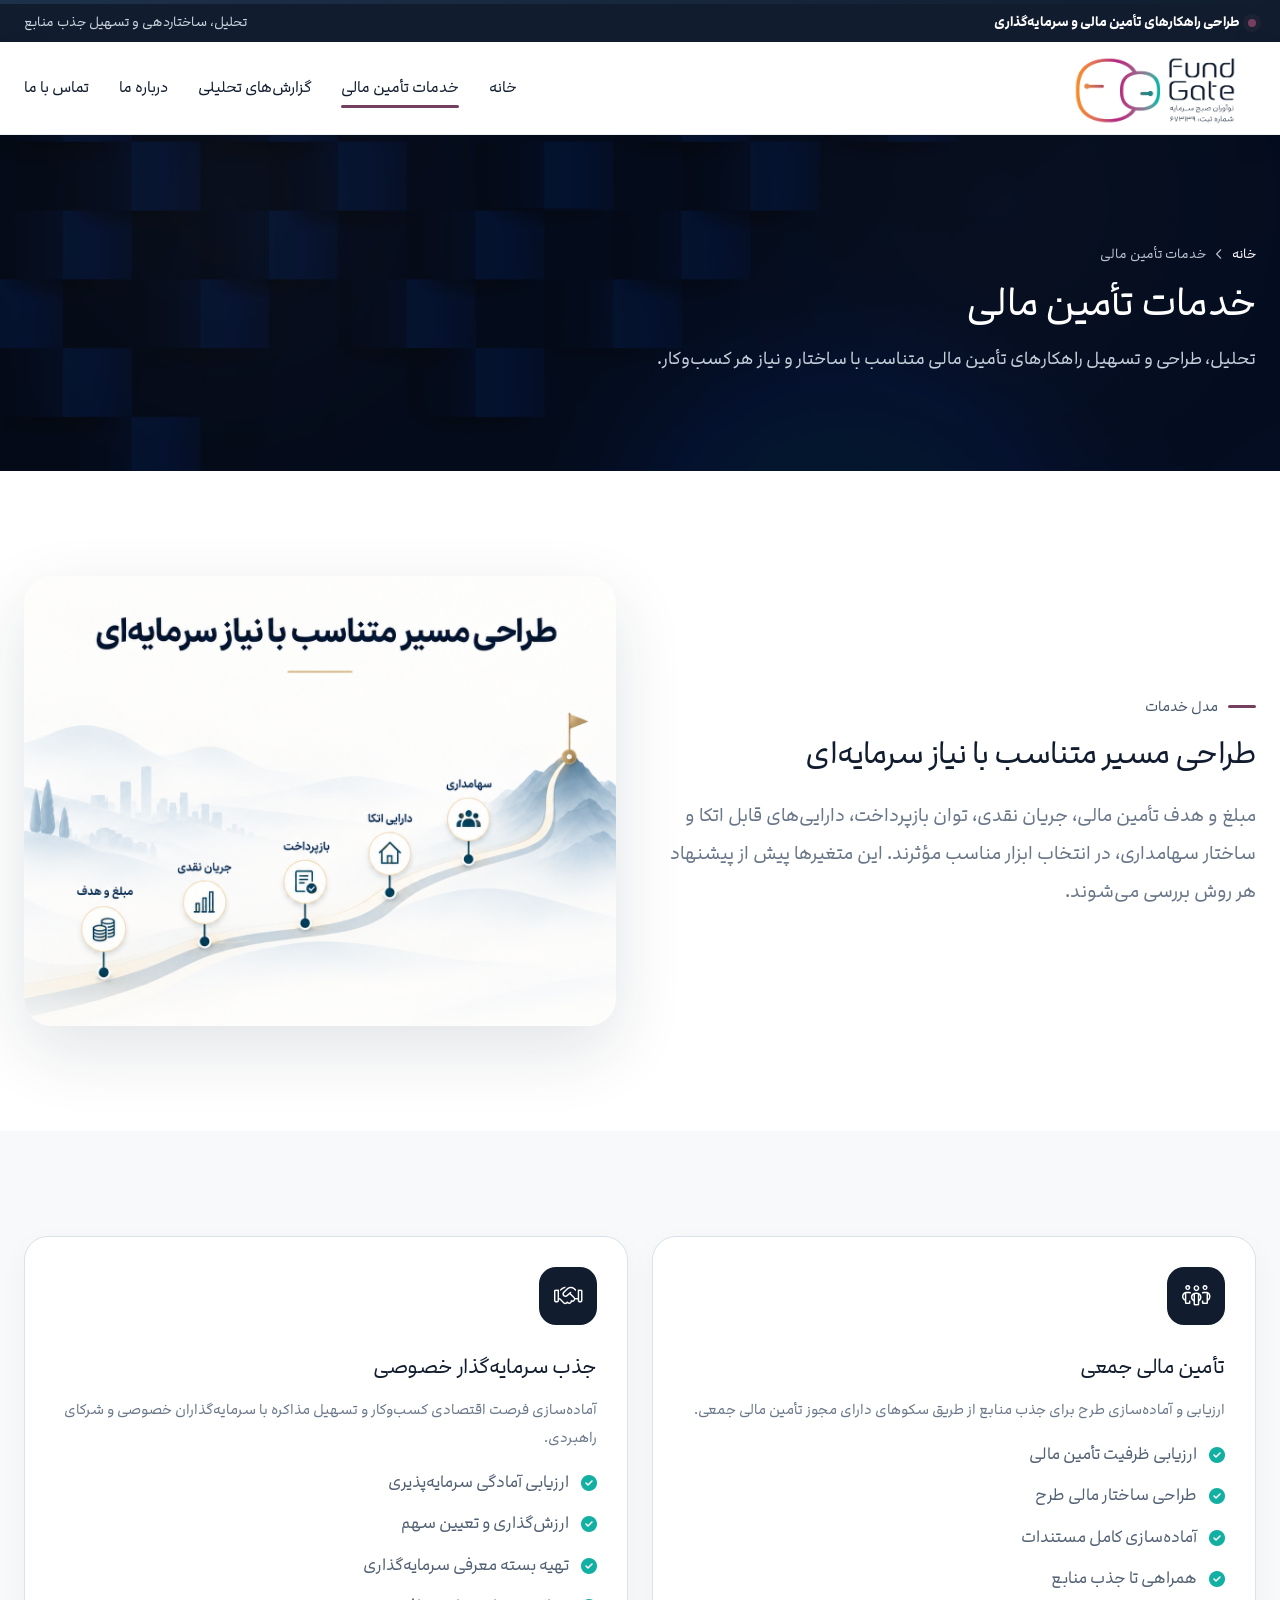
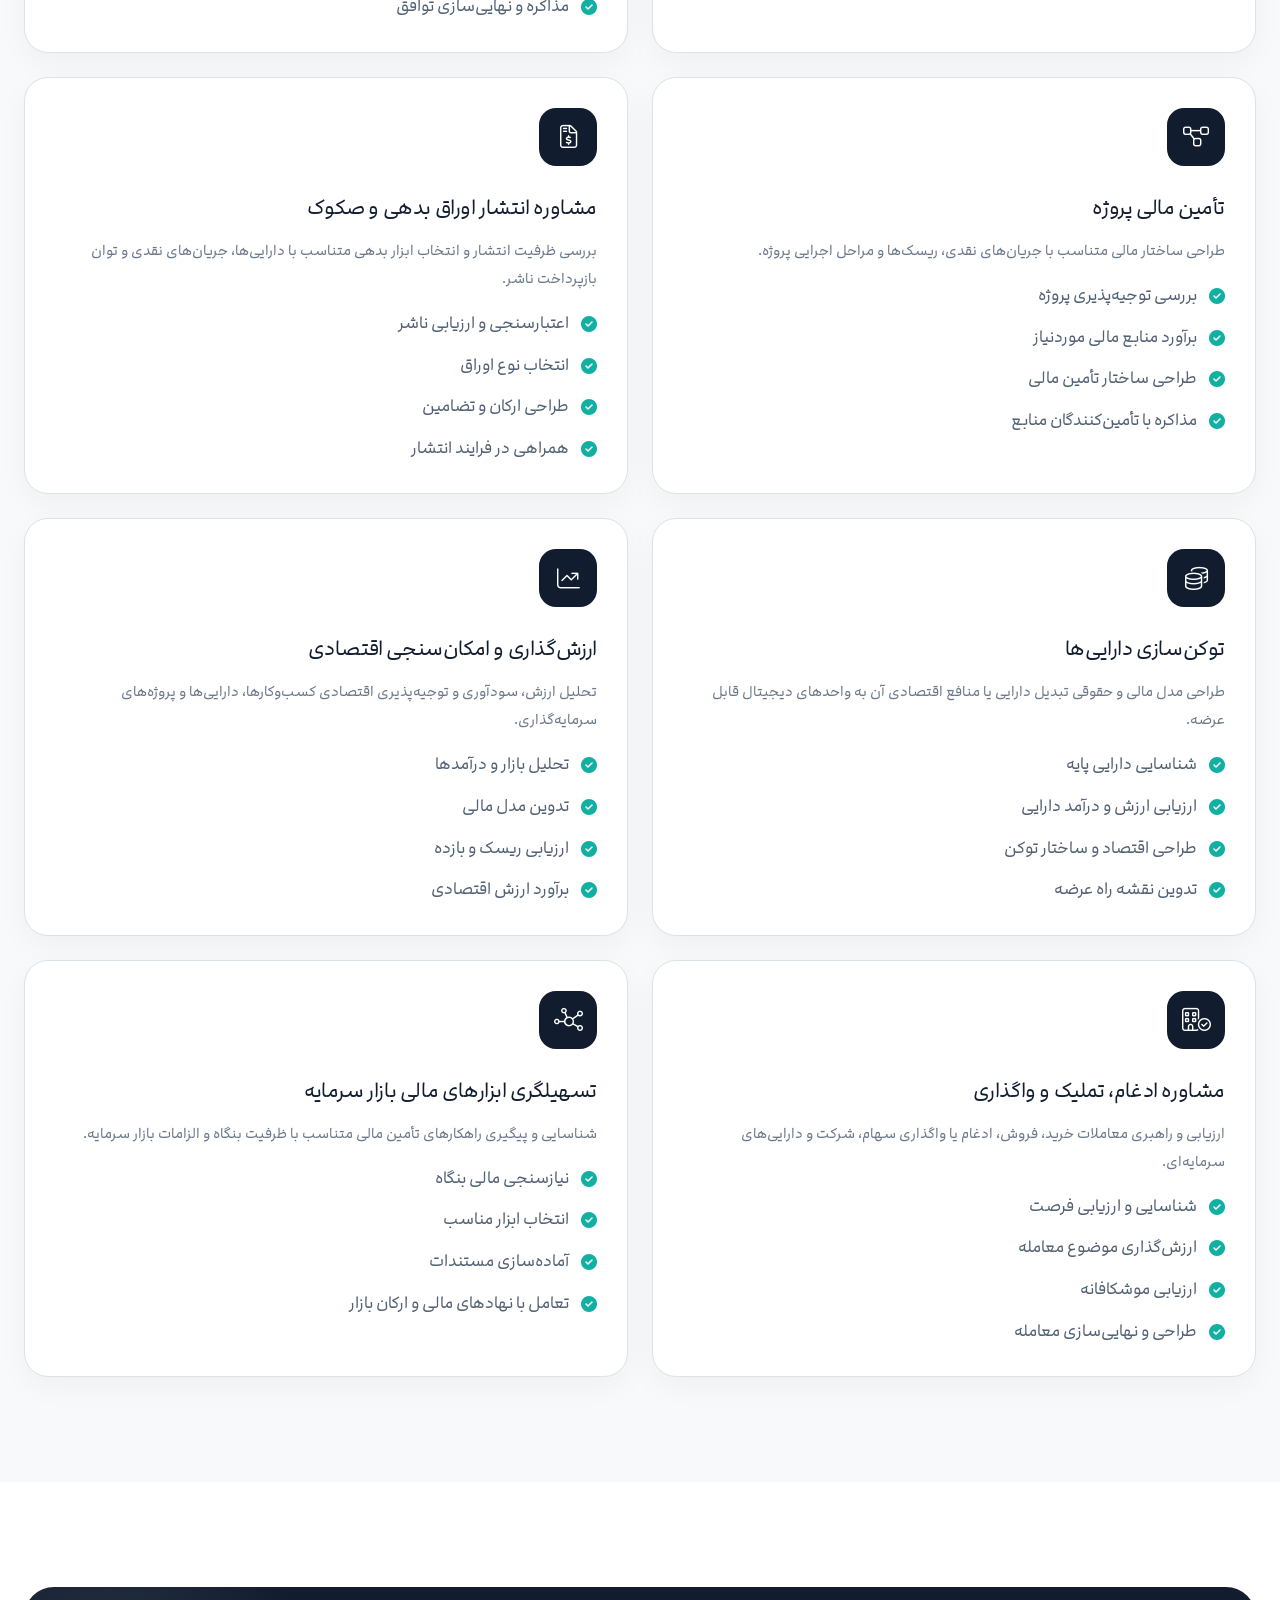
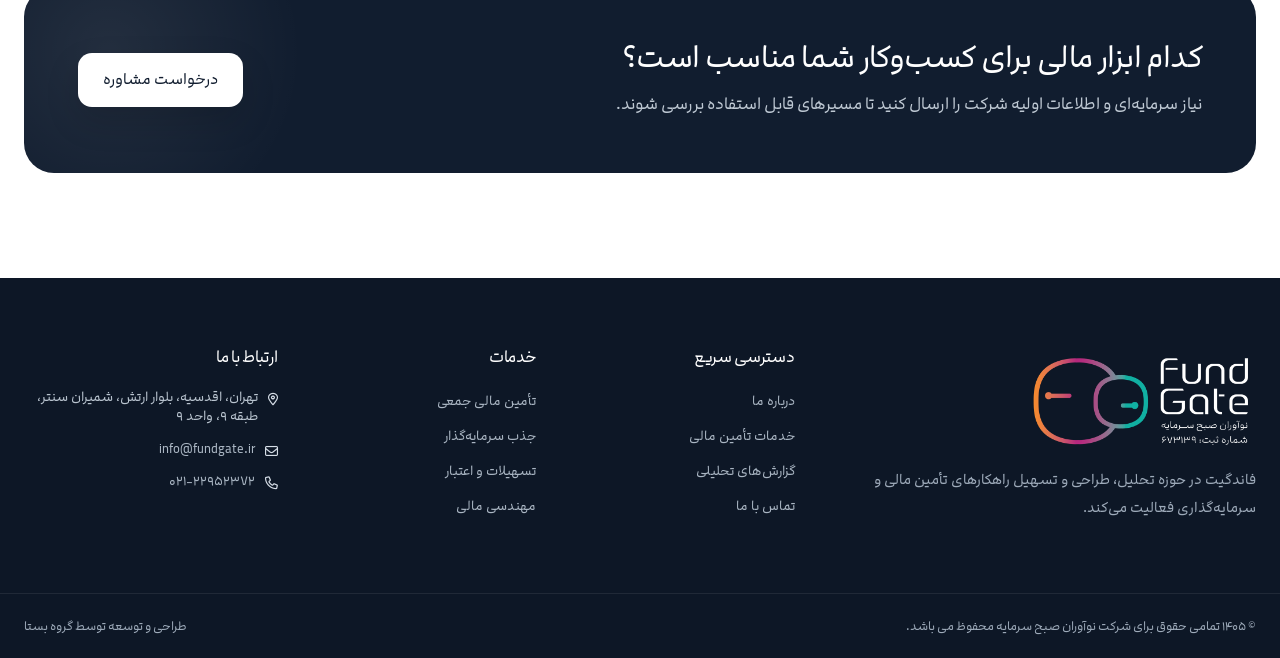
<file: services.html>
<!doctype html>
<html lang="fa" dir="rtl">
<head>
    <meta charset="utf-8" />
    <meta http-equiv="x-ua-compatible" content="ie=edge" />
    <meta name="viewport" content="width=device-width,initial-scale=1,viewport-fit=cover" />
    <meta name="description" content="خدمات تأمین مالی متناسب با نیاز هر کسب‌وکار." />
    <meta name="theme-color" content="#111d2f" />
    <title>خدمات تأمین مالی | نوآوران صبح سرمایه</title>
    <link rel="shortcut icon" href="assets/images/logos/brand-mark.png" type="image/png" />
    <link rel="stylesheet" href="assets/css/bootstrap.rtl.min.css" />
    <link rel="stylesheet" href="assets/css/font-awesome-pro.min.css" />
    <link rel="stylesheet" href="assets/css/animate.css" />
    <link rel="stylesheet" href="assets/css/novavaran.css" />
    <noscript><style>.wow{opacity:1!important;visibility:visible!important}</style></noscript>
</head>
<body>
<div class="fg-brand-bar"></div>
<div class="fg-topbar">
    <div class="fg-container">
        <div class="brand-line"><span class="brand-dot"></span><strong>طراحی راهکارهای تأمین مالی و سرمایه‌گذاری</strong></div>
        <div>تحلیل، ساختاردهی و تسهیل جذب منابع</div>
    </div>
</div>
<header class="fg-header">
    <div class="fg-container">
        <div class="fg-header-inner">
            <a class="fg-logo" href="index.html"><img src="assets/images/logos/brand-horizontal-light.png" alt="نوآوران صبح سرمایه - Fund Gate" /></a>
            <nav class="fg-nav" aria-label="منوی اصلی"><ul><li><a class="" href="index.html">خانه</a></li>
                <li><a class="active" href="services.html">خدمات تأمین مالی</a></li>
                <li><a class="" href="analytics.html">گزارش‌های تحلیلی</a></li>
                <li><a class="" href="about.html">درباره ما</a></li>
                <li><a class="" href="contact.html">تماس با ما</a></li></ul></nav>
            <button class="fg-menu-btn" type="button" data-bs-toggle="offcanvas" data-bs-target="#fgMobileMenu" aria-label="باز کردن منو">
                <i class="fa-regular fa-bars"></i>
            </button>
        </div>
    </div>
</header>
<div class="offcanvas offcanvas-end fg-mobile-menu" tabindex="-1" id="fgMobileMenu">
    <div class="offcanvas-header">
        <h5 class="offcanvas-title"><img src="assets/images/logos/brand-horizontal-light.png" alt="نوآوران صبح سرمایه" /></h5>
        <button type="button" class="btn-close" data-bs-dismiss="offcanvas" aria-label="بستن"></button>
    </div>
    <div class="offcanvas-body">
        <nav class="fg-mobile-links" aria-label="منوی موبایل"><a class="" href="index.html">خانه</a><a class="active" href="services.html">خدمات تأمین مالی</a><a class="" href="analytics.html">گزارش‌های تحلیلی</a><a class="" href="about.html">درباره ما</a><a class="" href="contact.html">تماس با ما</a></nav>
        <a class="fg-btn fg-btn-primary w-100 mt-4" href="contact.html">درخواست مشاوره</a>
    </div>
</div>
<section class="fg-page-hero">
    <img class="fg-hero-bg" src="assets/images/bg/h9-contact-bg.png" alt="راهکارهای تأمین مالی" />
    <div class="fg-container">
        <div class="fg-breadcrumb"><a href="index.html">خانه</a><i class="fa-regular fa-angle-left"></i><span>خدمات تأمین مالی</span></div>
        <h1>خدمات تأمین مالی</h1>
        <p>تحلیل، طراحی و تسهیل راهکارهای تأمین مالی متناسب با ساختار و نیاز هر کسب‌وکار.</p>
    </div>
</section>
<main>
    <section class="fg-section">
        <div class="fg-container">
            <div class="row align-items-center g-5">
                <div class="col-lg-6">
                    <div class="fg-eyebrow">مدل خدمات</div>
                    <h2 class="fg-section-title">طراحی مسیر متناسب با نیاز سرمایه‌ای</h2>
                    <p class="fg-lead">مبلغ و هدف تأمین مالی، جریان نقدی، توان بازپرداخت، دارایی‌های قابل اتکا و ساختار سهامداری، در انتخاب ابزار مناسب مؤثرند. این متغیرها پیش از پیشنهاد هر روش بررسی می‌شوند.</p>
                </div>
                <div class="col-lg-6">
                    <img class="fg-service-lead-image wow fadeInLeft" src="assets/images/service-img.png" alt="تحلیل مالی شرکت" width="760" height="560" loading="lazy" />
                </div>
            </div>
        </div>
    </section>

    <section class="fg-section fg-section-soft">
        <div class="fg-container">
            <div class="row g-4">
                <div class="col-md-6"><article class="fg-service-card wow fadeInUp h-100">
                    <div class="fg-service-icon"><i class="fa-light fa-people-group"></i></div><h3>تأمین مالی جمعی</h3>
                    <p>ارزیابی و آماده‌سازی طرح برای جذب منابع از طریق سکوهای دارای مجوز تأمین مالی جمعی.</p>
                    <ul class="fg-list mt-3">
                        <li><i class="fa-solid fa-circle-check"></i><span>ارزیابی ظرفیت تأمین مالی</span></li>
                        <li><i class="fa-solid fa-circle-check"></i><span>طراحی ساختار مالی طرح</span></li>
                        <li><i class="fa-solid fa-circle-check"></i><span>آماده‌سازی کامل مستندات</span></li>
                        <li><i class="fa-solid fa-circle-check"></i><span>همراهی تا جذب منابع</span></li>
                    </ul>
                </article></div>

                <div class="col-md-6"><article class="fg-service-card wow fadeInUp h-100">
                    <div class="fg-service-icon"><i class="fa-light fa-handshake"></i></div><h3>جذب سرمایه‌گذار خصوصی</h3>
                    <p>آماده‌سازی فرصت اقتصادی کسب‌وکار و تسهیل مذاکره با سرمایه‌گذاران خصوصی و شرکای راهبردی.</p>
                    <ul class="fg-list mt-3">
                        <li><i class="fa-solid fa-circle-check"></i><span>ارزیابی آمادگی سرمایه‌پذیری</span></li>
                        <li><i class="fa-solid fa-circle-check"></i><span>ارزش‌گذاری و تعیین سهم</span></li>
                        <li><i class="fa-solid fa-circle-check"></i><span>تهیه بسته معرفی سرمایه‌گذاری</span></li>
                        <li><i class="fa-solid fa-circle-check"></i><span>مذاکره و نهایی‌سازی توافق</span></li>
                    </ul>
                </article></div>

                <div class="col-md-6"><article class="fg-service-card wow fadeInUp h-100">
                    <div class="fg-service-icon"><i class="fa-light fa-diagram-project"></i></div><h3>تأمین مالی پروژه</h3>
                    <p>طراحی ساختار مالی متناسب با جریان‌های نقدی، ریسک‌ها و مراحل اجرایی پروژه.</p>
                    <ul class="fg-list mt-3">
                        <li><i class="fa-solid fa-circle-check"></i><span>بررسی توجیه‌پذیری پروژه</span></li>
                        <li><i class="fa-solid fa-circle-check"></i><span>برآورد منابع مالی موردنیاز</span></li>
                        <li><i class="fa-solid fa-circle-check"></i><span>طراحی ساختار تأمین مالی</span></li>
                        <li><i class="fa-solid fa-circle-check"></i><span>مذاکره با تأمین‌کنندگان منابع</span></li>
                    </ul>
                </article></div>

                <div class="col-md-6"><article class="fg-service-card wow fadeInUp h-100">
                    <div class="fg-service-icon"><i class="fa-light fa-file-invoice-dollar"></i></div><h3>مشاوره انتشار اوراق بدهی و صکوک</h3>
                    <p>بررسی ظرفیت انتشار و انتخاب ابزار بدهی متناسب با دارایی‌ها، جریان‌های نقدی و توان بازپرداخت ناشر.</p>
                    <ul class="fg-list mt-3">
                        <li><i class="fa-solid fa-circle-check"></i><span>اعتبارسنجی و ارزیابی ناشر</span></li>
                        <li><i class="fa-solid fa-circle-check"></i><span>انتخاب نوع اوراق</span></li>
                        <li><i class="fa-solid fa-circle-check"></i><span>طراحی ارکان و تضامین</span></li>
                        <li><i class="fa-solid fa-circle-check"></i><span>همراهی در فرایند انتشار</span></li>
                    </ul>
                </article></div>

                <div class="col-md-6"><article class="fg-service-card wow fadeInUp h-100">
                    <div class="fg-service-icon"><i class="fa-light fa-coins"></i></div><h3>توکن‌سازی دارایی‌ها</h3>
                    <p>طراحی مدل مالی و حقوقی تبدیل دارایی یا منافع اقتصادی آن به واحدهای دیجیتال قابل عرضه.</p>
                    <ul class="fg-list mt-3">
                        <li><i class="fa-solid fa-circle-check"></i><span>شناسایی دارایی پایه</span></li>
                        <li><i class="fa-solid fa-circle-check"></i><span>ارزیابی ارزش و درآمد دارایی</span></li>
                        <li><i class="fa-solid fa-circle-check"></i><span>طراحی اقتصاد و ساختار توکن</span></li>
                        <li><i class="fa-solid fa-circle-check"></i><span>تدوین نقشه راه عرضه</span></li>
                    </ul>
                </article></div>

                <div class="col-md-6"><article class="fg-service-card wow fadeInUp h-100">
                    <div class="fg-service-icon"><i class="fa-light fa-chart-line-up"></i></div><h3>ارزش‌گذاری و امکان‌سنجی اقتصادی</h3>
                    <p>تحلیل ارزش، سودآوری و توجیه‌پذیری اقتصادی کسب‌وکارها، دارایی‌ها و پروژه‌های سرمایه‌گذاری.</p>
                    <ul class="fg-list mt-3">
                        <li><i class="fa-solid fa-circle-check"></i><span>تحلیل بازار و درآمدها</span></li>
                        <li><i class="fa-solid fa-circle-check"></i><span>تدوین مدل مالی</span></li>
                        <li><i class="fa-solid fa-circle-check"></i><span>ارزیابی ریسک و بازده</span></li>
                        <li><i class="fa-solid fa-circle-check"></i><span>برآورد ارزش اقتصادی</span></li>
                    </ul>
                </article></div>

                <div class="col-md-6"><article class="fg-service-card wow fadeInUp h-100">
                    <div class="fg-service-icon"><i class="fa-light fa-building-circle-check"></i></div><h3>مشاوره ادغام، تملیک و واگذاری</h3>
                    <p>ارزیابی و راهبری معاملات خرید، فروش، ادغام یا واگذاری سهام، شرکت و دارایی‌های سرمایه‌ای.</p>
                    <ul class="fg-list mt-3">
                        <li><i class="fa-solid fa-circle-check"></i><span>شناسایی و ارزیابی فرصت</span></li>
                        <li><i class="fa-solid fa-circle-check"></i><span>ارزش‌گذاری موضوع معامله</span></li>
                        <li><i class="fa-solid fa-circle-check"></i><span>ارزیابی موشکافانه</span></li>
                        <li><i class="fa-solid fa-circle-check"></i><span>طراحی و نهایی‌سازی معامله</span></li>
                    </ul>
                </article></div>

                <div class="col-md-6"><article class="fg-service-card wow fadeInUp h-100">
                    <div class="fg-service-icon"><i class="fa-light fa-chart-network"></i></div><h3>تسهیلگری ابزارهای مالی بازار سرمایه</h3>
                    <p>شناسایی و پیگیری راهکارهای تأمین مالی متناسب با ظرفیت بنگاه و الزامات بازار سرمایه.</p>
                    <ul class="fg-list mt-3">
                        <li><i class="fa-solid fa-circle-check"></i><span>نیازسنجی مالی بنگاه</span></li>
                        <li><i class="fa-solid fa-circle-check"></i><span>انتخاب ابزار مناسب</span></li>
                        <li><i class="fa-solid fa-circle-check"></i><span>آماده‌سازی مستندات</span></li>
                        <li><i class="fa-solid fa-circle-check"></i><span>تعامل با نهادهای مالی و ارکان بازار</span></li>
                    </ul>
                </article></div>
            </div>
        </div>
    </section>

    <section class="fg-section">
        <div class="fg-container"><div class="fg-cta"><div class="fg-cta-inner">
            <div><h2>کدام ابزار مالی برای کسب‌وکار شما مناسب است؟</h2><p>نیاز سرمایه‌ای و اطلاعات اولیه شرکت را ارسال کنید تا مسیرهای قابل استفاده بررسی شوند.</p></div>
            <a class="fg-btn fg-btn-primary" href="contact.html">درخواست مشاوره</a>
        </div></div></div>
    </section>
</main>

<footer class="fg-footer">
    <div class="fg-container">
        <div class="fg-footer-grid">
            <div>
                <a class="fg-footer-logo" href="index.html"><img src="assets/images/logos/brand-footer.png" alt="نوآوران صبح سرمایه" /></a>
                <p>فاندگیت در حوزه تحلیل، طراحی و تسهیل راهکارهای تأمین مالی و سرمایه‌گذاری فعالیت می‌کند.</p>
            </div>
            <div>
                <h4>دسترسی سریع</h4>
                <ul>
                    <li><a href="about.html">درباره ما</a></li>
                    <li><a href="services.html">خدمات تأمین مالی</a></li>
                    <li><a href="analytics.html">گزارش‌های تحلیلی</a></li>
                    <li><a href="contact.html">تماس با ما</a></li>
                </ul>
            </div>
            <div>
                <h4>خدمات</h4>
                <ul>
                    <li><a href="services.html">تأمین مالی جمعی</a></li>
                    <li><a href="services.html">جذب سرمایه‌گذار</a></li>
                    <li><a href="services.html">تسهیلات و اعتبار</a></li>
                    <li><a href="services.html">مهندسی مالی</a></li>
                </ul>
            </div>
            <div>
                <h4>ارتباط با ما</h4>
                <div class="fg-footer-contact">
                    <div><i class="fa-regular fa-location-dot"></i><span>تهران، اقدسیه، بلوار ارتش، شمیران سنتر، طبقه ۹، واحد ۹</span></div>
                    <div><i class="fa-regular fa-envelope"></i><span><a href="mailto:info@fundgate.ir">info@fundgate.ir</a></span></div>
                    <div><i class="fa-regular fa-phone"></i><span><a href="tel:02122952372">۰۲۱-۲۲۹۵۲۳۷۲</a></span></div>
                </div>
            </div>
        </div>
    </div>
    <div class="fg-footer-bottom">
        <div class="fg-container">
            <p>© ۱۴۰۵ تمامی حقوق برای شرکت نوآوران صبح سرمایه محفوظ می باشد.</p>
            <p>طراحی و توسعه توسط گروه بستا</p>
        </div>
    </div>
</footer>
<script src="assets/js/jquery.min.js"></script>
<script src="assets/js/bootstrap.bundle.min.js"></script>
<script src="assets/js/wow.min.js"></script>
<script src="assets/js/wow-safe-init.js"></script>
</body>
</html>
</file>
<file: assets/css/novavaran.css>
@font-face {  font-family: "IRANSans";  src: url("../fonts/IRANSans-UltraLight.woff2") format("woff2");  font-weight: 200;  font-style: normal;  font-display: swap;  }
@font-face {  font-family: "IRANSans";  src: url("../fonts/IRANSans-Light.woff2") format("woff2");  font-style: normal;  font-display: swap;  }
@font-face {  font-family: "IRANSans";  src: url("../fonts/IRANSans-Regular.woff2") format("woff2");  font-style: normal;  font-display: swap;  }
@font-face {  font-family: "IRANSans";  src: url("../fonts/IRANSans-Medium.woff2") format("woff2");  font-style: normal;  font-display: swap;  }
@font-face {  font-family: "IRANSans";  src: url("../fonts/IRANSans-DemiBold.woff2") format("woff2");  font-style: normal;  font-display: swap;  }
@font-face {  font-family: "IRANSans";  src: url("../fonts/IRANSans-Bold.woff2") format("woff2");  font-style: normal;  font-display: swap;  }
@font-face {  font-family: "IRANSans";  src: url("../fonts/IRANSans-ExtraBold.woff2") format("woff2");  font-style: normal;  font-display: swap;  }
@font-face {  font-family: "IRANSans";  src: url("../fonts/IRANSans-Black.woff2") format("woff2");  font-style: normal;  font-display: swap;  }

@font-face {  font-family: Alibaba;  font-style: normal;  font-weight: 900;  src: url('../fonts/alibaba/fonts/eot/Alibaba-Black.eot');  src: url('../fonts/alibaba/fonts/eot/Alibaba-Black.eot?#iefix') format('embedded-opentype'), url('../fonts/alibaba/fonts/woff2/Alibaba-Black.woff2') format('woff2'), url('../fonts/alibaba/fonts/woff/Alibaba-Black.woff') format('woff'), url('../fonts/alibaba/fonts/ttf/Alibaba-Black.ttf') format('truetype');  }
@font-face {  font-family: Alibaba;  font-style: normal;  font-weight: bold;  src: url('../fonts/alibaba/fonts/eot/Alibaba-Bold.eot');  src: url('../fonts/alibaba/fonts/eot/Alibaba-Bold.eot?#iefix') format('embedded-opentype'), url('../fonts/alibaba/fonts/woff2/Alibaba-Bold.woff2') format('woff2'), url('../fonts/alibaba/fonts/woff/Alibaba-Bold.woff') format('woff'), url('../fonts/alibaba/fonts/ttf/Alibaba-Bold.ttf') format('truetype');  }
@font-face {  font-family: Alibaba;  font-style: normal;  font-weight: 300;  src: url('../fonts/alibaba/fonts/eot/Alibaba-Light.eot');  src: url('../fonts/alibaba/fonts/eot/Alibaba-Light.eot?#iefix') format('embedded-opentype'), url('../fonts/alibaba/fonts/woff2/Alibaba-Light.woff2') format('woff2'), url('../fonts/alibaba/fonts/woff/Alibaba-Light.woff') format('woff'), url('../fonts/alibaba/fonts/ttf/Alibaba-Light.ttf') format('truetype');  }
@font-face {  font-family: Alibaba;  font-style: normal;  font-weight: normal;  src: url('../fonts/alibaba/fonts/eot/Alibaba-Regular.eot');  src: url('../fonts/alibaba/fonts/eot/Alibaba-Regular.eot?#iefix') format('embedded-opentype'),	url('../fonts/alibaba/fonts/woff2/Alibaba-Regular.woff2') format('woff2'),	url('../fonts/alibaba/fonts/woff/Alibaba-Regular.woff') format('woff'),	url('../fonts/alibaba/fonts/ttf/Alibaba-Regular.ttf') format('truetype');  }

:root {
  --tj-ff-body: Alibaba,"IRANSans", Tahoma, Arial, sans-serif;
  --tj-ff-heading: Alibaba,"IRANSans", Tahoma, Arial, sans-serif;
  --tj-color-theme-primary: #b5287d;
  --tj-color-theme-dark: #111d2f;
  --tj-color-theme-bg: #f4f7f8;
  --tj-color-theme-bg-2: #eef5f4;
  --tj-color-heading-primary: #111d2f;
  --tj-color-text-body: #4c596a;
  --fg-navy: #111d2f;
  --fg-navy-2: #18283f;
  --fg-magenta: #b5287d;
  --fg-teal: #11b0a2;
  --fg-orange: #f68b2c;
  --fg-white: #ffffff;
  --fg-surface: #f7f9fa;
  --fg-border: #dbe3e8;
  --fg-muted: #748092;
  --fg-gradient: linear-gradient(115deg, #f68b2c 0%, #b5287d 52%, #11b0a2 100%);
  --fg-shadow: 0 24px 70px rgba(17, 29, 47, 0.12);
}
html {
  scroll-behavior: smooth;
}
body {
  font-family: Alibaba, "IRANSans", Tahoma, Arial, sans-serif !important;
  color: var(--fg-navy);
  background: #fff;
  direction: rtl;
  text-align: right;
}
button, input, textarea, select {
  font-family: Alibaba,"IRANSans", Tahoma, Arial, sans-serif !important;
}
h1, h2, h3, h4, h5, h6 {
  font-family: Alibaba,"IRANSans", Tahoma, Arial, sans-serif !important;
  letter-spacing: -0.02em;
  color: var(--fg-navy);
}
a {
  text-decoration: none;
}
.text-ltr {
  direction: ltr;
  display: inline-block;
}
.fg-container {
  max-width: 1320px;
  margin: 0 auto;
  padding: 0 24px;
}
.fg-eyebrow {
  display: inline-flex;
  align-items: center;
  gap: 10px;
  font-size: 14px;
  color: var(--fg-magenta);
  margin-bottom: 18px;
}
.fg-eyebrow:before {
  content: "";
  width: 28px;
  height: 3px;
  border-radius: 10px;
  background: var(--fg-gradient);
}
.fg-section {
  padding: 105px 0;
}
.fg-section-sm {
  padding: 72px 0;
}
.fg-section-dark {
  background: var(--fg-navy);
  color: #fff;
}
.fg-section-soft {
  background: var(--fg-surface);
}
.fg-section-title {
  font-size: clamp(30px, 4vw, 30px);
  line-height: 1.35;
  margin: 0 0 22px;
}
.fg-section-dark .fg-section-title {
  color: #fff;
}
.fg-lead {
  font-size: 18px;
  line-height: 2.1;
  color: #687688;
  margin: 0;
}
.fg-section-dark .fg-lead {
  color: #c6d0dc;
}

/* Header */
.fg-topbar {
  background: var(--fg-navy);
  color: #cdd6df;
  font-size: 13px;
  padding: 9px 0;
}
.fg-topbar .fg-container {
  display: flex;
  justify-content: space-between;
  align-items: center;
  gap: 20px;
}
.fg-topbar strong {
  color: #fff;
  font-weight: 600;
}
.fg-topbar a {
  color: #fff;
}
.fg-topbar .brand-line {
  display: flex;
  align-items: center;
  gap: 8px;
}
.fg-topbar .brand-dot {
  width: 8px;
  height: 8px;
  background: var(--fg-teal);
  border-radius: 50%;
  box-shadow: 0 0 0 5px rgba(17, 176, 162, 0.12);
}
.fg-header {
  position: relative;
  z-index: 50;
  background: rgba(255, 255, 255, 0.97);
  border-bottom: 1px solid rgba(17, 29, 47, 0.07);
  box-shadow: 0 8px 30px rgba(17, 29, 47, 0.04);
}
.fg-header-inner {
  min-height: 92px;
  display: flex;
  align-items: center;
  gap: 36px;
}
.fg-logo {
  display: flex;
  align-items: center;
  flex: 0 0 auto;
}
.fg-logo img {
  width: 202px;
  height: 74px;
  object-fit: contain;
}
.fg-nav {
  margin-right: auto;
}
.fg-nav ul {
  list-style: none;
  display: flex;
  align-items: center;
  gap: 30px;
  padding: 0;
  margin: 0;
}
.fg-nav a {
  color: var(--fg-navy);
  font-size: 15px;
  position: relative;
  padding: 34px 0;
}
.fg-nav a:after {
  content: "";
  position: absolute;
  right: 0;
  bottom: 25px;
  width: 0;
  height: 3px;
  border-radius: 10px;
  background: var(--fg-gradient);
  transition: 0.25s;
}
.fg-nav a:hover,
.fg-nav a.active {
  color: var(--fg-magenta);
}
.fg-nav a:hover:after,
.fg-nav a.active:after {
  width: 100%;
}
.fg-header-cta {
  display: inline-flex;
  align-items: center;
  justify-content: center;
  gap: 10px;
  background: var(--fg-navy);
  color: #fff !important;
  border-radius: 14px;
  padding: 15px 21px;
  font-size: 14px;
  transition: 0.25s;
  box-shadow: 0 12px 30px rgba(17, 29, 47, 0.15);
}
.fg-header-cta:hover {
  transform: translateY(-2px);
  background: var(--fg-magenta);
}
.fg-menu-btn {
  display: none;
  border: 0;
  background: var(--fg-navy);
  color: #fff;
  border-radius: 12px;
  width: 48px;
  height: 48px;
  font-size: 19px;
}
.offcanvas.fg-mobile-menu {
  direction: rtl;
}
.fg-mobile-menu .offcanvas-header {
  border-bottom: 1px solid var(--fg-border);
}
.fg-mobile-menu .offcanvas-title img {
  width: 175px;
  height: 70px;
  object-fit: contain;
}
.fg-mobile-links {
  display: flex;
  flex-direction: column;
  gap: 6px;
}
.fg-mobile-links a {
  padding: 14px 8px;
  border-bottom: 1px solid #edf0f2;
  color: var(--fg-navy);
  font-weight: 600;
}
.fg-mobile-links a.active {
  color: var(--fg-magenta);
}

/* Buttons */
.fg-btn {
  display: inline-flex;
  align-items: center;
  justify-content: center;
  gap: 10px;
  min-height: 54px;
  padding: 0 24px;
  border-radius: 14px;
  font-size: 15px;
  transition: 0.25s;
  border: 1px solid transparent;
}
.fg-btn-primary {
  color: #fff;
  background: var(--fg-gradient);
  box-shadow: 0 14px 34px rgba(181, 40, 125, 0.2);
}
.fg-btn-primary:hover {
  color: #fff;
  transform: translateY(-2px);
  box-shadow: 0 18px 42px rgba(181, 40, 125, 0.28);
}
.fg-btn-outline {
  color: var(--fg-navy);
  border-color: #cbd5dc;
  background: #fff;
}
.fg-btn-outline:hover {
  color: var(--fg-magenta);
  border-color: var(--fg-magenta);
}
.fg-btn-dark {
  color: #fff;
  background: var(--fg-navy);
}
.fg-btn-dark:hover {
  color: #fff;
  background: var(--fg-magenta);
}

/* Hero */
.fg-hero {
  position: relative;
  overflow: hidden;
  background: var(--fg-navy);
  min-height: 690px;
  display: flex;
  align-items: center;
}
.fg-hero:before {
  content: "";
  position: absolute;
  inset: 0;
  background: linear-gradient(
          90deg,
          rgba(17, 29, 47, 0.96) 0%,
          rgba(17, 29, 47, 0.86) 52%,
          rgba(17, 29, 47, 0.35) 100%
  );
  z-index: 1;
}
.fg-hero:after {
  content: "";
  position: absolute;
  width: 560px;
  height: 560px;
  left: -180px;
  top: -180px;
  border-radius: 50%;
  background: radial-gradient(circle, rgba(17, 176, 162, 0.24), transparent 68%);
  z-index: 1;
}
.fg-hero-bg {
  position: absolute;
  inset: 0;
  width: 100%;
  height: 100%;
  object-fit: cover;
  opacity: 0.72;
}
.fg-hero .fg-container {
  position: relative;
  z-index: 2;
}
.fg-hero-grid {
  display: grid;
  grid-template-columns: 1.15fr 0.85fr;
  align-items: center;
  gap: 70px;
}
.fg-hero-copy {
  padding: 85px 0;
}
.fg-hero-kicker {
  display: inline-flex;
  align-items: center;
  gap: 10px;
  color: #e7eef5;
  font-size: 14px;
  margin-bottom: 22px;
}
.fg-hero-kicker span {
  width: 40px;
  height: 2px;
  background: var(--fg-gradient);
}
.fg-hero h1 {
  color: #fff;
  font-size: clamp(42px, 5.3vw, 42px);
  line-height: 1.28;
  margin-bottom: 25px;
}
.fg-hero h1 em {
  font-style: normal;
  background: var(--fg-gradient);
  -webkit-background-clip: text;
  background-clip: text;
  color: transparent;
}
.fg-hero p {
  color: #c8d1dc;
  font-size: 18px;
  line-height: 2.1;
  max-width: 760px;
  margin-bottom: 34px;
}
.fg-hero-actions {
  display: flex;
  gap: 12px;
  flex-wrap: wrap;
}
.fg-hero .fg-btn-outline {
  background: rgba(255, 255, 255, 0.06);
  border-color: rgba(255, 255, 255, 0.28);
  color: #fff;
}
.fg-hero .fg-btn-outline:hover {
  border-color: #fff;
  background: rgba(255, 255, 255, 0.1);
  color: #fff;
}
.fg-hero-panel {
  position: relative;
  background: rgba(255, 255, 255, 0.08);
  border: 1px solid rgba(255, 255, 255, 0.16);
  backdrop-filter: blur(14px);
  border-radius: 28px;
  padding: 28px;
  box-shadow: 0 30px 80px rgba(0, 0, 0, 0.25);
}
.fg-hero-panel:before {
  content: "";
  position: absolute;
  inset: 0;
  border-radius: 28px;
  padding: 1px;
  background: var(--fg-gradient);
  -webkit-mask:
          linear-gradient(#fff 0 0) content-box,
          linear-gradient(#fff 0 0);
  -webkit-mask-composite: xor;
  mask-composite: exclude;
  opacity: 0.45;
}
.fg-hero-mark {
  display: flex;
  align-items: center;
  justify-content: center;
  min-height: 210px;
}
.fg-hero-mark img {
  width: 285px;
  max-width: 90%;
}
.fg-hero-panel-note {
  border-top: 1px solid rgba(255, 255, 255, 0.14);
  padding-top: 22px;
  color: #fff;
  line-height: 1.9;
}
.fg-hero-panel-note strong {
  display: block;
  font-size: 18px;
  margin-bottom: 5px;
}
.fg-hero-panel-note span {
  color: #bbc7d4;
  font-size: 14px;
}

/* Cards and blocks */
.fg-card {
  height: 100%;
  background: #fff;
  border: 1px solid var(--fg-border);
  border-radius: 22px;
  padding: 28px;
  transition: 0.25s;
  box-shadow: 0 8px 28px rgba(17, 29, 47, 0.04);
}
.fg-card:hover {
  transform: translateY(-6px);
  box-shadow: var(--fg-shadow);
  border-color: transparent;
}
.fg-icon {
  width: 54px;
  height: 54px;
  border-radius: 16px;
  display: flex;
  align-items: center;
  justify-content: center;
  background: linear-gradient(135deg, rgba(246, 139, 44, 0.12), rgba(181, 40, 125, 0.12), rgba(17, 176, 162, 0.12));
  color: var(--fg-magenta);
  font-size: 23px;
  margin-bottom: 20px;
}
.fg-card h3 {
  font-size: 20px;
  margin-bottom: 13px;
}
.fg-card p {
  margin: 0;
  color: #697789;
  line-height: 1.9;
  font-size: 15px;
}
.fg-card-link {
  display: inline-flex;
  gap: 8px;
  align-items: center;
  margin-top: 18px;
  color: var(--fg-magenta);
  font-size: 14px;
}
.fg-trust-strip {
  margin-top: -44px;
  position: relative;
  z-index: 3;
}
.fg-trust-box {
  display: grid;
  grid-template-columns: repeat(4, 1fr);
  background: #fff;
  border-radius: 22px;
  box-shadow: var(--fg-shadow);
  overflow: hidden;
  border: 1px solid rgba(17, 29, 47, 0.06);
}
.fg-trust-item {
  padding: 25px 28px;
  border-left: 1px solid #e7ecef;
  display: flex;
  gap: 14px;
  align-items: center;
}
.fg-trust-item:last-child {
  border-left: 0;
}
.fg-trust-item i {
  color: var(--fg-teal);
  font-size: 25px;
}
.fg-trust-item strong {
  font-size: 15px;
  display: block;
}
.fg-trust-item span {
  display: block;
  font-size: 13px;
  color: var(--fg-muted);
  margin-top: 4px;
}
.fg-about-grid {
  display: grid;
  grid-template-columns: 0.92fr 1.08fr;
  gap: 75px;
  align-items: center;
}
.fg-image-frame {
  position: relative;
}
.fg-image-frame img {
  width: 100%;
  height: 520px;
  object-fit: cover;
  border-radius: 26px;
  box-shadow: var(--fg-shadow);
}
.fg-image-frame:before {
  content: "";
  position: absolute;
  right: -18px;
  bottom: -18px;
  width: 150px;
  height: 150px;
  border-radius: 30px;
  background: var(--fg-gradient);
  z-index: -1;
  opacity: 0.9;
}
.fg-image-badge {
  position: absolute;
  left: 25px;
  bottom: 25px;
  max-width: 230px;
  background: rgba(17, 29, 47, 0.92);
  color: #fff;
  border-radius: 18px;
  padding: 18px 20px;
  box-shadow: 0 15px 35px rgba(0, 0, 0, 0.22);
}
.fg-image-badge strong {
  display: block;
  font-size: 18px;
  margin-bottom: 5px;
}
.fg-image-badge span {
  font-size: 12px;
  color: #c7d0da;
  line-height: 1.8;
}
.fg-list {
  list-style: none;
  padding: 0;
  margin: 26px 0 0;
  display: grid;
  gap: 12px;
}
.fg-list li {
  display: flex;
  gap: 12px;
  align-items: flex-start;
  color: #516073;
  line-height: 1.85;
}
.fg-list i {
  color: var(--fg-teal);
  margin-top: 7px;
}

/* Portfolio */
.fg-portfolio-card {
  position: relative;
  overflow: hidden;
  border-radius: 24px;
  min-height: 410px;
  background: #111d2f;
  box-shadow: 0 18px 40px rgba(17, 29, 47, 0.13);
}
.fg-portfolio-card img {
  position: absolute;
  inset: 0;
  width: 100%;
  height: 100%;
  object-fit: cover;
  transition: 0.45s;
}
.fg-portfolio-card:after {
  content: "";
  position: absolute;
  inset: 0;
  background: linear-gradient(180deg, rgba(17, 29, 47, 0.1), rgba(17, 29, 47, 0.92));
}
.fg-portfolio-card:hover img {
  transform: scale(1.04);
}
.fg-portfolio-content {
  position: absolute;
  z-index: 2;
  right: 0;
  left: 0;
  bottom: 0;
  padding: 30px;
  color: #fff;
}
.fg-tag {
  display: inline-flex;
  border: 1px solid rgba(255, 255, 255, 0.25);
  background: rgba(255, 255, 255, 0.12);
  backdrop-filter: blur(8px);
  padding: 7px 12px;
  border-radius: 999px;
  font-size: 12px;
  margin-bottom: 14px;
}
.fg-portfolio-content h3 {
  color: #fff;
  font-size: 24px;
  margin-bottom: 10px;
}
.fg-portfolio-content p {
  color: #d7dee7;
  margin: 0;
  line-height: 1.9;
  font-size: 14px;
}

/* Process */
.fg-process {
  display: grid;
  grid-template-columns: repeat(4, 1fr);
  gap: 14px;
  margin-top: 44px;
}
.fg-process-item {
  position: relative;
  background: #fff;
  border: 1px solid var(--fg-border);
  border-radius: 18px;
  padding: 24px 18px;
  min-height: 180px;
}
.fg-process-num {
  font-size: 13px;
  color: var(--fg-magenta);
  margin-bottom: 30px;
}
.fg-process-item h4 {
  font-size: 20px;
  margin-bottom: 9px;
}
.fg-process-item p {
  font-size: 17px;
  line-height: 1.8;
  color: #778396;
  margin: 0;
}

/* Split CTA */
.fg-cta {
  position: relative;
  overflow: hidden;
  background: var(--fg-navy);
  border-radius: 30px;
  padding: 54px;
}
.fg-cta:after {
  content: "";
  position: absolute;
  left: -110px;
  top: -130px;
  width: 390px;
  height: 390px;
  border-radius: 50%;
  background: radial-gradient(circle, rgba(17, 176, 162, 0.26), transparent 70%);
}
.fg-cta-inner {
  position: relative;
  z-index: 2;
  display: flex;
  justify-content: space-between;
  align-items: center;
  gap: 30px;
}
.fg-cta h2 {
  color: #fff;
  font-size: clamp(28px, 3vw, 30px);
  margin-bottom: 12px;
}
.fg-cta p {
  color: #bec8d3;
  margin: 0;
  line-height: 1.9;
}
.fg-cta-actions {
  display: flex;
  gap: 10px;
  flex-wrap: wrap;
  flex: 0 0 auto;
}

/* Inner page hero */
.fg-page-hero {
  position: relative;
  overflow: hidden;
  background: var(--fg-navy);
  padding: 110px 0 95px;
}
.fg-page-hero:before {
  content: "";
  position: absolute;
  inset: 0;
  background: radial-gradient(circle at 18% 20%, rgba(181, 40, 125, 0.25), transparent 25%),
  radial-gradient(circle at 78% 20%, rgba(17, 176, 162, 0.16), transparent 27%);
}
.fg-page-hero .fg-container {
  position: relative;
}
.fg-breadcrumb {
  display: flex;
  gap: 9px;
  align-items: center;
  color: #b9c4cf;
  font-size: 13px;
  margin-bottom: 17px;
}
.fg-breadcrumb a {
  color: #fff;
}
.fg-page-hero h1 {
  color: #fff;
  font-size: clamp(38px, 5vw, 35px);
  margin-bottom: 15px;
}
.fg-page-hero p {
  color: #c7d1dc;
  font-size: 17px;
  line-height: 2;
  max-width: 760px;
  margin: 0;
}

/* News / Article */
.fg-post-card {
  height: 100%;
  background: #fff;
  border: 1px solid var(--fg-border);
  border-radius: 22px;
  overflow: hidden;
  transition: 0.25s;
}
.fg-post-card:hover {
  transform: translateY(-5px);
  box-shadow: var(--fg-shadow);
}
.fg-post-image {
  height: 240px;
  overflow: hidden;
}
.fg-post-image img {
  width: 100%;
  height: 100%;
  object-fit: cover;
  transition: 0.4s;
}
.fg-post-card:hover .fg-post-image img {
  transform: scale(1.04);
}
.fg-post-body {
  padding: 24px;
}
.fg-post-meta {
  display: flex;
  gap: 14px;
  flex-wrap: wrap;
  color: var(--fg-muted);
  font-size: 12px;
  margin-bottom: 13px;
}
.fg-post-meta span {
  display: inline-flex;
  gap: 6px;
  align-items: center;
}
.fg-post-body h3 {
  font-size: 20px;
  line-height: 1.7;
  margin-bottom: 10px;
}
.fg-post-body p {
  color: #718093;
  font-size: 14px;
  line-height: 1.9;
  margin-bottom: 0;
}
.fg-category {
  display: inline-flex;
  color: var(--fg-magenta);
  background: rgba(181, 40, 125, 0.08);
  border-radius: 999px;
  padding: 6px 11px;
  font-size: 11px;
  margin-bottom: 12px;
}
.fg-feature-post {
  display: grid;
  grid-template-columns: 1.1fr 0.9fr;
  border: 1px solid var(--fg-border);
  border-radius: 26px;
  overflow: hidden;
  background: #fff;
  box-shadow: 0 12px 35px rgba(17, 29, 47, 0.05);
}
.fg-feature-post img {
  width: 100%;
  height: 100%;
  min-height: 420px;
  object-fit: cover;
}
.fg-feature-post-content {
  padding: 48px;
  display: flex;
  flex-direction: column;
  justify-content: center;
}
.fg-feature-post-content h2 {
  font-size: 34px;
  line-height: 1.6;
  margin-bottom: 16px;
}
.fg-feature-post-content p {
  line-height: 2;
  color: #667488;
  margin-bottom: 22px;
}

/* About values */
.fg-value-row {
  display: grid;
  grid-template-columns: repeat(3, 1fr);
  gap: 18px;
}
.fg-value {
  background: #fff;
  border: 1px solid var(--fg-border);
  border-radius: 20px;
  padding: 26px;
}
.fg-value span {
  display: inline-flex;
  width: 42px;
  height: 42px;
  border-radius: 12px;
  align-items: center;
  justify-content: center;
  background: var(--fg-gradient);
  color: #fff;
  margin-bottom: 17px;
}
.fg-value h3 {
  font-size: 19px;
  font-weight: 800;
}
.fg-value p {
  font-size: 14px;
  color: #708093;
  line-height: 1.9;
  margin: 0;
}
.fg-mission-grid {
  display: grid;
  grid-template-columns: 1fr 1fr;
  gap: 22px;
}
.fg-mission-card {
  border-radius: 24px;
  padding: 38px;
  background: var(--fg-navy);
  color: #fff;
  min-height: 260px;
}
.fg-mission-card:nth-child(2) {
  background: linear-gradient(135deg, #7f1e63, #b5287d);
}
.fg-mission-card h3 {
  color: #fff;
  font-size: 25px;
  margin: 17px 0 13px;
}
.fg-mission-card p {
  color: #d3dce5;
  line-height: 2;
  margin: 0;
}
.fg-mission-card i {
  font-size: 30px;
  color: #fff;
}

/* Contact */
.fg-contact-grid {
  display: grid;
  grid-template-columns: 0.9fr 1.1fr;
  gap: 35px;
}
.fg-contact-info {
  background: var(--fg-navy);
  color: #fff;
  border-radius: 26px;
  padding: 38px;
}
.fg-contact-info h2 {
  color: #fff;
  font-size: 30px;
  margin-bottom: 14px;
}
.fg-contact-info > p {
  color: #c1ccd7;
  line-height: 2;
  margin-bottom: 30px;
}
.fg-contact-row {
  display: flex;
  gap: 14px;
  align-items: flex-start;
  padding: 19px 0;
  border-top: 1px solid rgba(255, 255, 255, 0.1);
}
.fg-contact-row i {
  width: 42px;
  height: 42px;
  display: flex;
  align-items: center;
  justify-content: center;
  border-radius: 12px;
  background: rgba(255, 255, 255, 0.08);
  color: var(--fg-teal);
}
.fg-contact-row strong {
  display: block;
  font-size: 14px;
  margin-bottom: 5px;
}
.fg-contact-row span,
.fg-contact-row a {
  color: #bdc8d3;
  font-size: 13px;
  line-height: 1.8;
}
.fg-form {
  border: 1px solid var(--fg-border);
  border-radius: 26px;
  padding: 38px;
  background: #fff;
}
.fg-form .form-label {
  font-size: 13px;
  margin-bottom: 8px;
}
.fg-form .form-control,
.fg-form .form-select {
  min-height: 52px;
  border: 1px solid #d8e0e5;
  border-radius: 12px;
  padding: 12px 14px;
  background: #fbfcfd;
}
.fg-form textarea.form-control {
  min-height: 150px;
  resize: vertical;
}
.fg-form .form-control:focus,
.fg-form .form-select:focus {
  border-color: var(--fg-teal);
  box-shadow: 0 0 0 4px rgba(17, 176, 162, 0.09);
}

/* Footer */
.fg-footer {
  background: #0d1726;
  color: #b9c4cf;
  padding-top: 70px;
}
.fg-footer-grid {
  display: grid;
  grid-template-columns: 1.6fr 0.8fr 0.8fr 1fr;
  gap: 55px;
  padding-bottom: 55px;
}
.fg-footer-logo img {
  width: 230px;
  max-height: 100px;
  object-fit: contain;
  margin-bottom: 18px;
}
.fg-footer p {
  font-size: 14px;
  line-height: 2;
  color: #9eabba;
}
.fg-footer h4 {
  color: #fff;
  font-size: 16px;
  margin-bottom: 20px;
}
.fg-footer ul {
  list-style: none;
  padding: 0;
  margin: 0;
  display: grid;
  gap: 11px;
}
.fg-footer a {
  color: #aab6c3;
  font-size: 13px;
}
.fg-footer a:hover {
  color: #fff;
}
.fg-footer-contact {
  display: grid;
  gap: 13px;
}
.fg-footer-contact div {
  display: flex;
  gap: 10px;
  align-items: flex-start;
  font-size: 13px;
}
.fg-footer-contact i {
  color: var(--fg-teal);
  margin-top: 5px;
}
.fg-footer-bottom {
  border-top: 1px solid rgba(255, 255, 255, 0.08);
  padding: 20px 0;
}
.fg-footer-bottom .fg-container {
  display: flex;
  justify-content: space-between;
  gap: 20px;
  align-items: center;
}
.fg-footer-bottom p {
  margin: 0;
  font-size: 12px;
}
.fg-brand-bar {
  height: 4px;
  background: var(--fg-gradient);
}

/* Responsive */
@media (max-width: 1199px) {
  .fg-nav ul {
    gap: 18px;
  }
  .fg-header-inner {
    gap: 20px;
  }
  .fg-logo img {
    width: 180px;
  }
  .fg-process {
    grid-template-columns: repeat(3, 1fr);
  }
  .fg-footer-grid {
    grid-template-columns: 1.2fr 1fr 1fr;
  }
  .fg-footer-grid > div:last-child {
    grid-column: 1/-1;
  }
}
@media (max-width: 991px) {
  .fg-topbar {
    display: none;
  }
  .fg-nav,
  .fg-header-cta {
    display: none;
  }
  .fg-menu-btn {
    display: inline-flex;
    align-items: center;
    justify-content: center;
  }
  .fg-header-inner {
    min-height: 78px;
    justify-content: space-between;
  }
  .fg-logo img {
    width: 175px;
    height: 64px;
  }
  .fg-hero {
    min-height: auto;
  }
  .fg-hero-grid,
  .fg-about-grid,
  .fg-contact-grid,
  .fg-feature-post {
    grid-template-columns: 1fr;
  }
  .fg-hero-copy {
    padding: 80px 0 30px;
  }
  .fg-hero-panel {
    margin-bottom: 75px;
  }
  .fg-trust-box {
    grid-template-columns: repeat(2, 1fr);
  }
  .fg-trust-item:nth-child(2) {
    border-left: 0;
  }
  .fg-value-row {
    grid-template-columns: repeat(2, 1fr);
  }
  .fg-footer-grid {
    grid-template-columns: 1fr 1fr;
  }
  .fg-footer-grid > div:last-child {
    grid-column: auto;
  }
  .fg-cta-inner {
    flex-direction: column;
    align-items: flex-start;
  }
  .fg-feature-post img {
    min-height: 330px;
  }
  .fg-feature-post-content {
    padding: 34px;
  }
}
@media (max-width: 767px) {
  .fg-container {
    padding: 0 18px;
  }
  .fg-section {
    padding: 75px 0;
  }
  .fg-hero h1 {
    font-size: 43px;
  }
  .fg-hero p {
    font-size: 16px;
  }
  .fg-hero-actions,
  .fg-cta-actions {
    width: 100%;
  }
  .fg-hero-actions .fg-btn,
  .fg-cta-actions .fg-btn {
    flex: 1;
  }
  .fg-trust-strip {
    margin-top: -28px;
  }
  .fg-trust-box {
    grid-template-columns: 1fr;
  }
  .fg-trust-item {
    border-left: 0;
    border-bottom: 1px solid #e7ecef;
  }
  .fg-trust-item:last-child {
    border-bottom: 0;
  }
  .fg-image-frame img {
    height: 390px;
  }
  .fg-process {
    grid-template-columns: 1fr 1fr;
  }
  .fg-value-row,
  .fg-mission-grid {
    grid-template-columns: 1fr;
  }
  .fg-cta {
    padding: 34px 25px;
  }
  .fg-footer-grid {
    grid-template-columns: 1fr;
    gap: 35px;
  }
  .fg-footer-bottom .fg-container {
    flex-direction: column;
    align-items: flex-start;
  }
  .fg-page-hero {
    padding: 80px 0 70px;
  }
  .fg-contact-info,
  .fg-form {
    padding: 26px;
  }
  .fg-feature-post-content h2 {
    font-size: 28px;
  }
}
@media (max-width: 480px) {
  .fg-process {
    grid-template-columns: 1fr;
  }
  .fg-hero h1 {
    font-size: 38px;
  }
  .fg-hero-mark {
    min-height: 150px;
  }
  .fg-hero-mark img {
    width: 240px;
  }
  .fg-hero-panel {
    padding: 20px;
  }
  .fg-btn {
    padding: 0 18px;
  }
  .fg-hero-actions .fg-btn {
    flex-basis: 100%;
  }
  .fg-value-row {
    grid-template-columns: 1fr;
  }
}

/* V3 controlled refinements: preserve V1 structure and animations */
/* WOW state fix: animation remains active; element stays visible after animationend. */
.wow.wow-visible {
  opacity: 1;
}
@media (prefers-reduced-motion: reduce) {
  .wow {
    opacity: 1 !important;
    visibility: visible !important;
    animation: none !important;
    transition: none !important;
  }
}

/* Restrained investment-grade palette: navy dominates; one muted accent only. */
:root {
  --fg-ui-accent: #75405f;
  --fg-ui-accent-soft: #f3eef1;
  --fg-gradient: linear-gradient(120deg, #1d314a 0%, #111d2f 100%);
}
.fg-eyebrow {
  color: #46566b;
}
.fg-eyebrow:before {
  background: var(--fg-ui-accent);
}
.fg-topbar .brand-dot {
  background: var(--fg-ui-accent);
  box-shadow: 0 0 0 5px rgba(117, 64, 95, 0.12);
}
.fg-nav a:hover,
.fg-nav a.active {
  color: var(--fg-navy);
}
.fg-nav a:after {
  background: var(--fg-ui-accent);
}
.fg-mobile-links a.active {
  color: var(--fg-navy);
  font-weight: 800;
}
.fg-header-cta:hover {
  background: var(--fg-navy-2);
}
.fg-btn-primary {
  background: var(--fg-navy);
  box-shadow: 0 14px 34px rgba(17, 29, 47, 0.18);
}
.fg-btn-primary:hover {
  background: var(--fg-navy-2);
  box-shadow: 0 18px 42px rgba(17, 29, 47, 0.23);
}
.fg-btn-dark:hover {
  background: var(--fg-navy-2);
}
.fg-btn-outline:hover {
  color: var(--fg-navy);
  border-color: var(--fg-navy);
  background: #f8fafb;
}
.fg-hero h1 em {
  background: none;
  -webkit-background-clip: initial;
  background-clip: initial;
  color: #f2f5f8;
}
.fg-hero-kicker span {
  background: var(--fg-ui-accent);
}
.fg-hero-panel:before {
  background: linear-gradient(135deg, rgba(255, 255, 255, 0.58), rgba(255, 255, 255, 0.08));
}
.fg-icon {
  background: #f0f3f6;
  color: var(--fg-navy);
}
.fg-card-link {
  color: var(--fg-navy);
}
.fg-trust-item i {
  color: var(--fg-ui-accent);
}
.fg-image-frame:before {
  background: #263950;
}
.fg-tag {
  background: rgba(17, 29, 47, 0.48);
  border-color: rgba(255, 255, 255, 0.28);
}

/* Services page — additive styles only. */
.fg-service-lead-image {
  width: 100%;
  height: 450px;
  object-fit: cover;
  border-radius: 28px;
  box-shadow: var(--fg-shadow);
}
.fg-services-grid {
  display: grid;
  grid-template-columns: repeat(3, 1fr);
  gap: 20px;
}
.fg-service-card {
  position: relative;
  background: #fff;
  border: 1px solid var(--fg-border);
  border-radius: 24px;
  padding: 30px;
  min-height: 295px;
  box-shadow: 0 10px 30px rgba(17, 29, 47, 0.04);
  transition:
          transform 0.25s ease,
          box-shadow 0.25s ease,
          border-color 0.25s ease;
}
.fg-service-card:hover {
  transform: translateY(-5px);
  box-shadow: var(--fg-shadow);
  border-color: rgba(17, 29, 47, 0.08);
}
.fg-service-card > span {
  position: absolute;
  left: 26px;
  top: 25px;
  font-size: 13px;
  color: #9aa5b3;
  font-weight: 800;
}
.fg-service-icon {
  width: 58px;
  height: 58px;
  border-radius: 17px;
  display: flex;
  align-items: center;
  justify-content: center;
  color: #fff;
  background: var(--fg-navy);
  font-size: 23px;
  margin-bottom: 25px;
}
.fg-service-card h3 {
  font-size: 20px;
  line-height: 1.7;
  margin-bottom: 12px;
}
.fg-service-card p {
  font-size: 14px;
  line-height: 2;
  color: #697789;
  margin: 0;
}
.fg-service-split {
  display: grid;
  grid-template-columns: 0.9fr 1.1fr;
  gap: 64px;
  align-items: center;
}
.fg-service-split-reverse {
  grid-template-columns: 1.1fr 0.9fr;
}
.fg-service-split-image img {
  width: 100%;
  height: 520px;
  object-fit: cover;
  border-radius: 28px;
  box-shadow: var(--fg-shadow);
}
.fg-list-light li {
  color: #d5dee7;
}
.fg-list-light i {
  color: #d5dee7;
}

/* Analytics page — Chart.js containers. */
.fg-analytics-intro {
  display: grid;
  grid-template-columns: 1.1fr 0.9fr;
  gap: 55px;
  align-items: end;
}
.fg-data-note {
  margin-top: 28px;
  border: 1px solid rgba(17, 29, 47, 0.14);
  background: #f6f8fa;
  border-radius: 16px;
  padding: 16px 18px;
  display: flex;
  align-items: flex-start;
  gap: 12px;
  color: #526273;
  font-size: 13px;
  line-height: 1.9;
}
.fg-data-note i {
  color: var(--fg-navy);
  font-size: 18px;
  margin-top: 4px;
}
.fg-chart-grid {
  display: grid;
  grid-template-columns: repeat(2, minmax(0, 1fr));
  gap: 22px;
}
.fg-chart-card {
  background: #fff;
  border: 1px solid var(--fg-border);
  border-radius: 24px;
  padding: 28px;
  box-shadow: 0 10px 35px rgba(17, 29, 47, 0.05);
  min-width: 0;
}
.fg-chart-head {
  display: flex;
  align-items: flex-start;
  justify-content: space-between;
  gap: 18px;
  margin-bottom: 6px;
}
.fg-chart-head > i {
  width: 48px;
  height: 48px;
  border-radius: 14px;
  background: #f0f3f6;
  display: flex;
  align-items: center;
  justify-content: center;
  color: var(--fg-navy);
  font-size: 20px;
  flex: 0 0 auto;
}
.fg-chart-kicker {
  display: block;
  color: #6d7988;
  font-size: 11px;
  margin-bottom: 7px;
}
.fg-chart-card h3 {
  font-size: 20px;
  margin: 0;
}
.fg-chart-card > p {
  color: #748092;
  font-size: 13px;
  line-height: 1.9;
  min-height: 50px;
  margin: 12px 0 16px;
}
.fg-chart-wrap {
  position: relative;
  height: 330px;
  min-width: 0;
}
.fg-analytics-method {
  display: grid;
  grid-template-columns: 1fr 0.9fr;
  gap: 70px;
  align-items: center;
}
.fg-method-list {
  display: grid;
  gap: 12px;
}
.fg-method-list > div {
  display: grid;
  grid-template-columns: auto 1fr;
  column-gap: 14px;
  align-items: center;
  border: 1px solid var(--fg-border);
  border-radius: 16px;
  padding: 17px 18px;
  background: #fff;
}
.fg-method-list span {
  grid-row: 1/3;
  width: 42px;
  height: 42px;
  display: flex;
  align-items: center;
  justify-content: center;
  background: var(--fg-navy);
  color: #fff;
  border-radius: 12px;
  font-size: 12px;
  font-weight: 800;
}
.fg-method-list strong {
  font-size: 14px;
}
.fg-method-list small {
  color: #7c8897;
  font-size: 12px;
  margin-top: 2px;
}

/* Only the breakpoints required by the two newly linked pages and the longer menu labels. */
@media (min-width: 992px) and (max-width: 1199px) {
  .fg-nav ul {
    gap: 17px;
  }
  .fg-nav a {
    font-size: 14px;
  }
  .fg-header-inner {
    gap: 24px;
  }
  .fg-header-cta {
    padding: 14px 17px;
  }
  .fg-services-grid {
    grid-template-columns: repeat(2, 1fr);
  }
  .fg-service-split,
  .fg-service-split-reverse {
    gap: 42px;
  }
  .fg-chart-wrap {
    height: 300px;
  }
}
@media (max-width: 991px) {
  .fg-services-grid {
    grid-template-columns: repeat(2, 1fr);
  }
  .fg-service-split,
  .fg-service-split-reverse,
  .fg-analytics-intro,
  .fg-analytics-method {
    grid-template-columns: 1fr;
  }
  .fg-chart-grid {
    grid-template-columns: 1fr;
  }
  .fg-service-split-image img {
    height: 430px;
  }
  .fg-analytics-intro,
  .fg-analytics-method {
    gap: 34px;
  }
}
@media (max-width: 767px) {
  .fg-services-grid {
    grid-template-columns: 1fr;
  }
  .fg-service-lead-image,
  .fg-service-split-image img {
    height: 360px;
  }
  .fg-chart-card {
    padding: 20px;
  }
  .fg-chart-wrap {
    height: 285px;
  }
  .fg-chart-head > i {
    width: 42px;
    height: 42px;
  }
  .fg-analytics-intro {
    gap: 22px;
  }
}
@media (max-width: 480px) {
  .fg-service-lead-image,
  .fg-service-split-image img {
    height: 300px;
  }
  .fg-chart-wrap {
    height: 260px;
  }
  .fg-chart-card h3 {
    font-size: 18px;
  }
}

/* Final palette restraint for corporate-investment presentation. */
.fg-hero:after {
  background: radial-gradient(circle, rgba(255, 255, 255, 0.1), transparent 68%);
}
.fg-page-hero:before {
  background: radial-gradient(circle at 18% 20%, rgba(255, 255, 255, 0.08), transparent 26%),
  radial-gradient(circle at 78% 20%, rgba(255, 255, 255, 0.05), transparent 28%);
}
.fg-cta:after {
  background: radial-gradient(circle, rgba(255, 255, 255, 0.08), transparent 70%);
}
.fg-process-num {
  color: var(--fg-ui-accent);
}
.fg-contact-row i,
.fg-footer-contact i {
  color: #d5dde6;
}
.fg-form .form-control:focus,
.fg-form .form-select:focus {
  border-color: #7a8796;
  box-shadow: 0 0 0 4px rgba(17, 29, 47, 0.07);
}
.fg-mission-card:nth-child(2) {
  background: var(--fg-navy-2);
}
.fg-section-dark .fg-eyebrow {
  color: #d9e0e7 !important;
}
.fg-hero .fg-btn-primary,
.fg-cta .fg-btn-primary,
.fg-section-dark .fg-btn-primary {
  background: #fff;
  color: var(--fg-navy);
  box-shadow: 0 14px 34px rgba(0, 0, 0, 0.14);
}
.fg-hero .fg-btn-primary:hover,
.fg-cta .fg-btn-primary:hover,
.fg-section-dark .fg-btn-primary:hover {
  background: #eef2f5;
  color: var(--fg-navy);
  box-shadow: 0 18px 42px rgba(0, 0, 0, 0.18);
}
</file>
